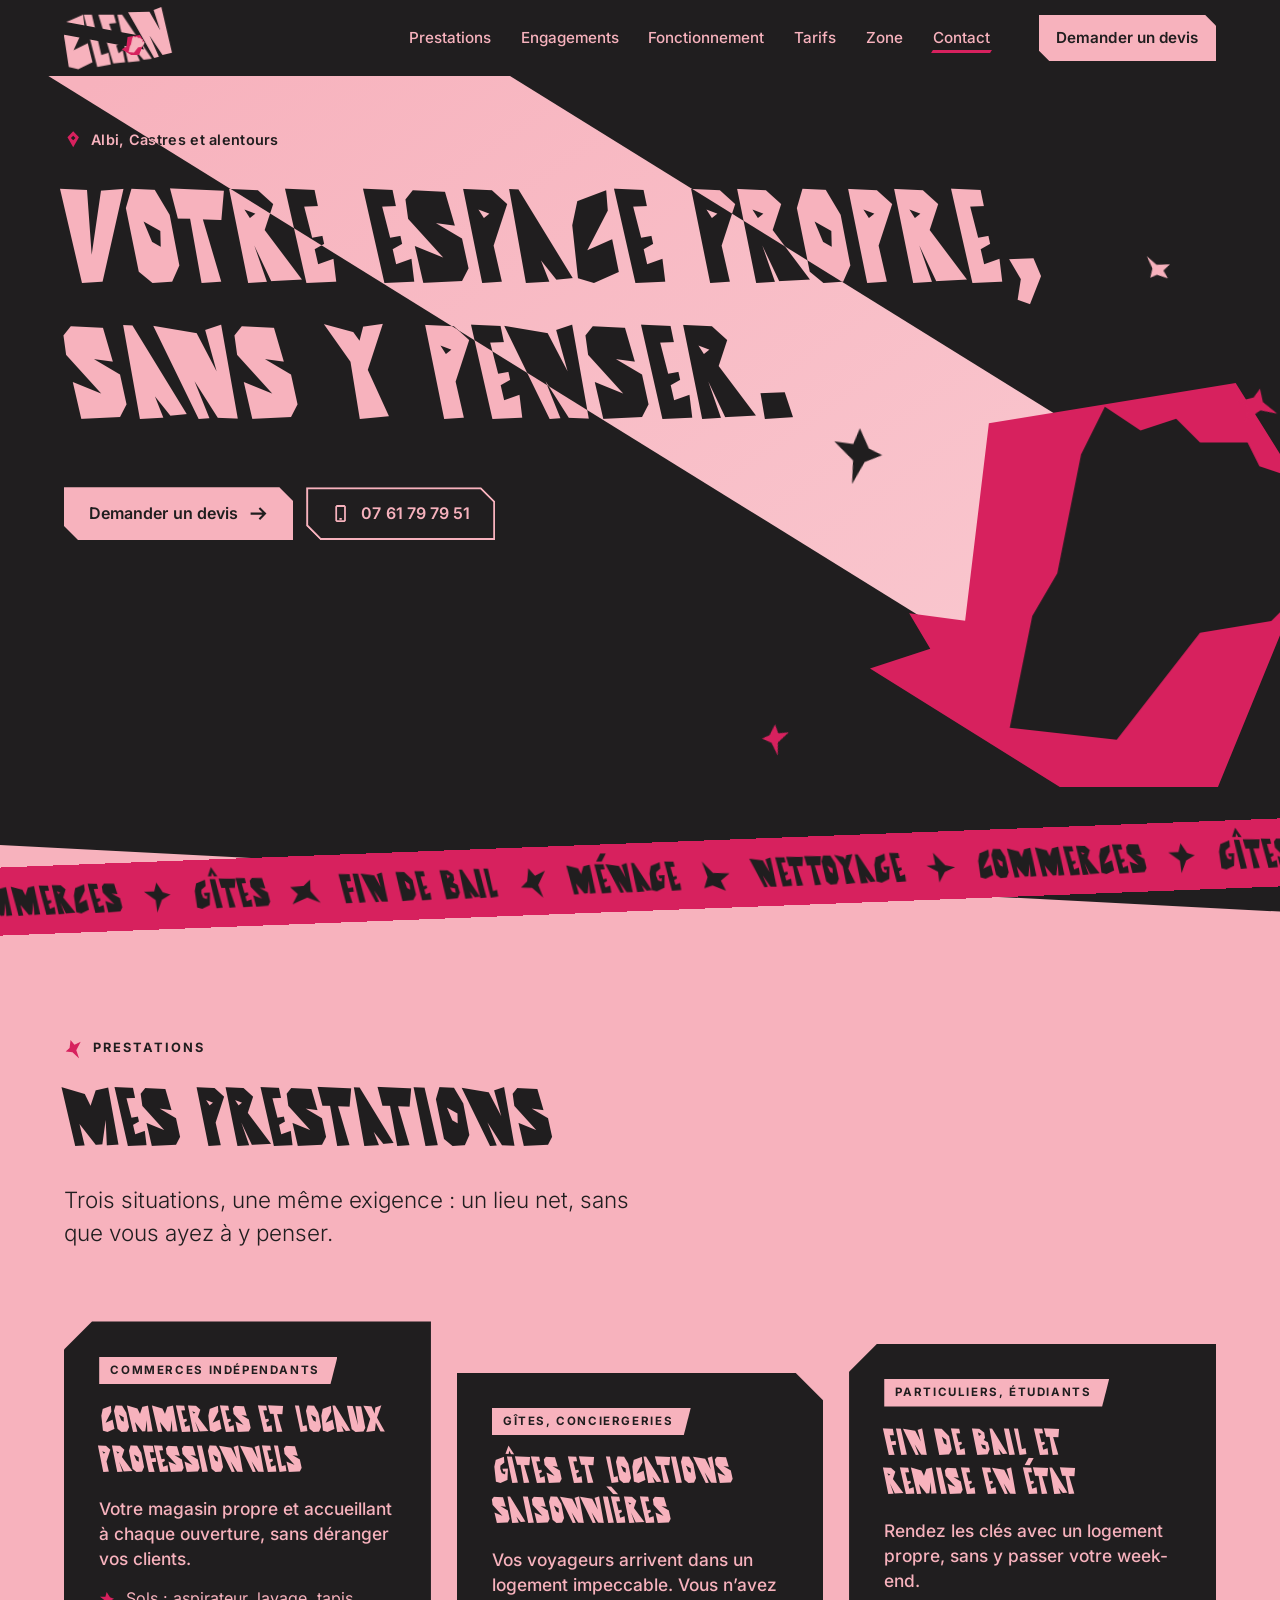
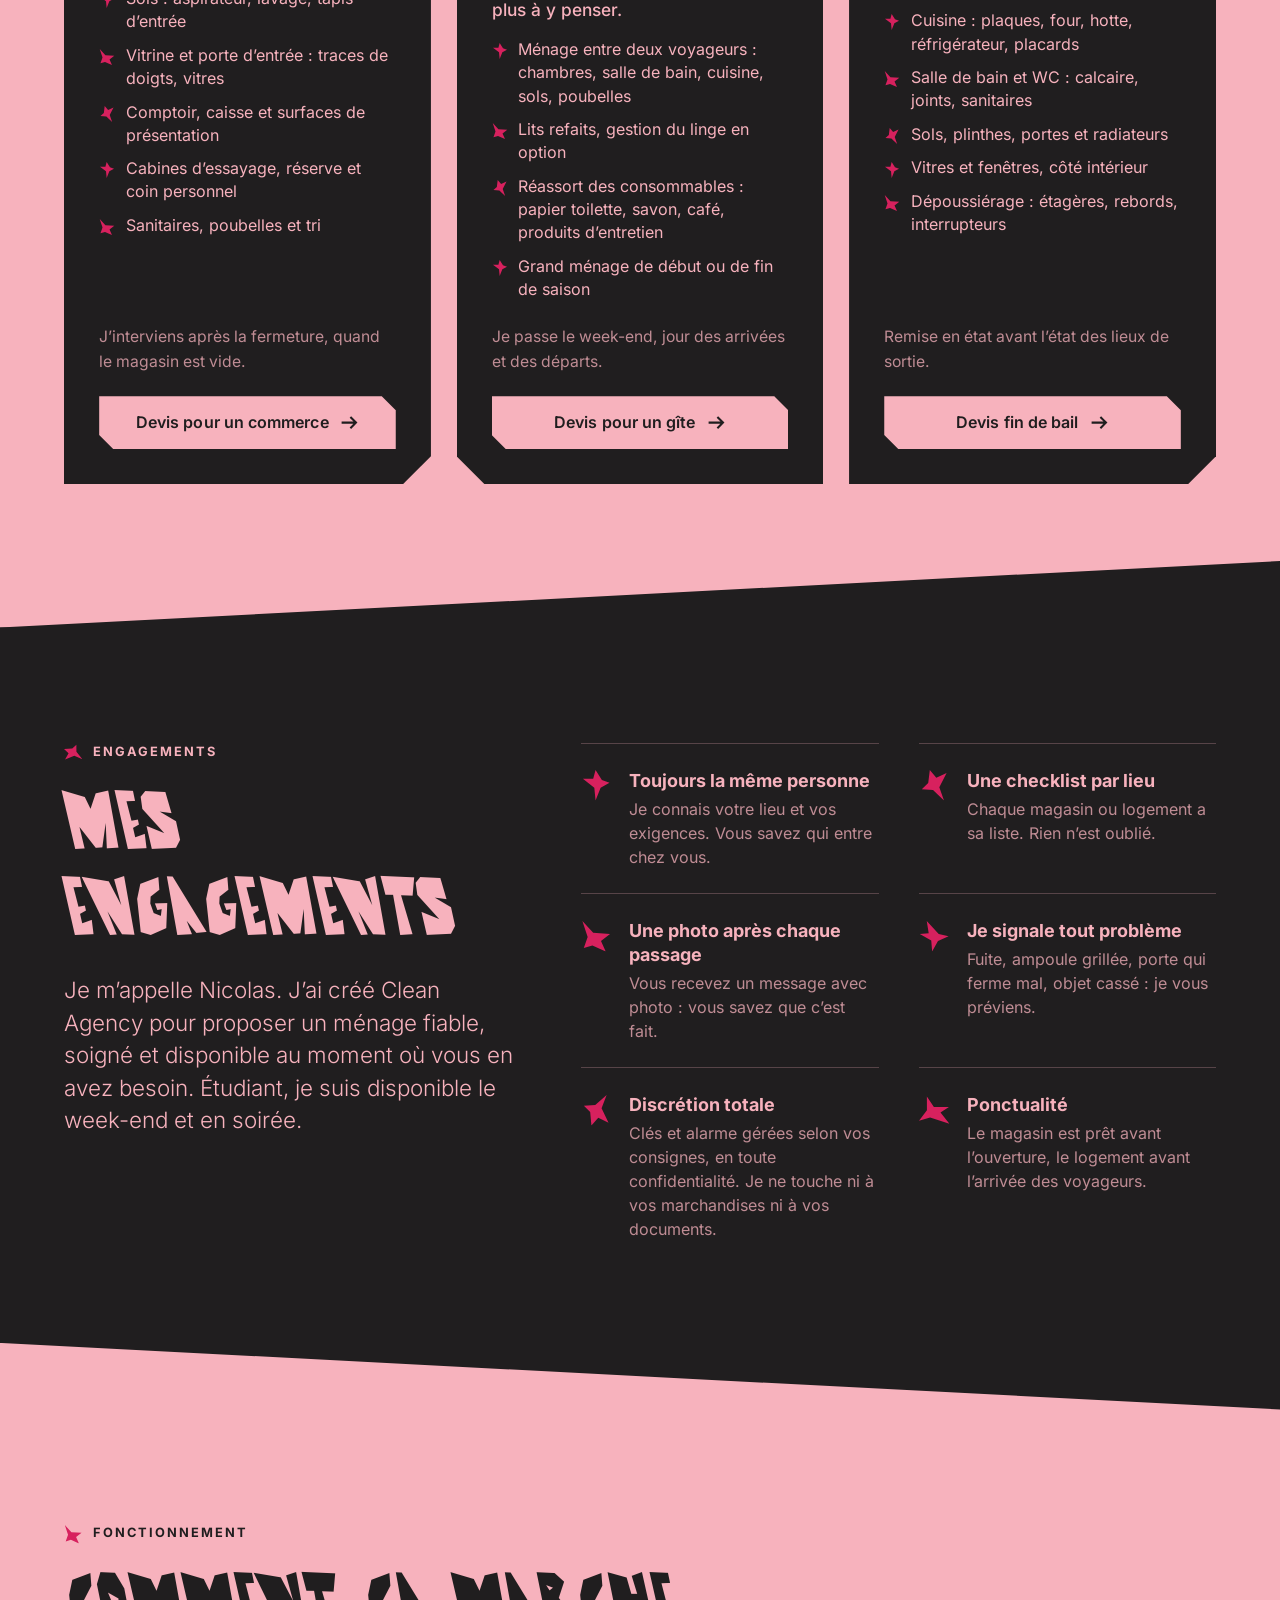
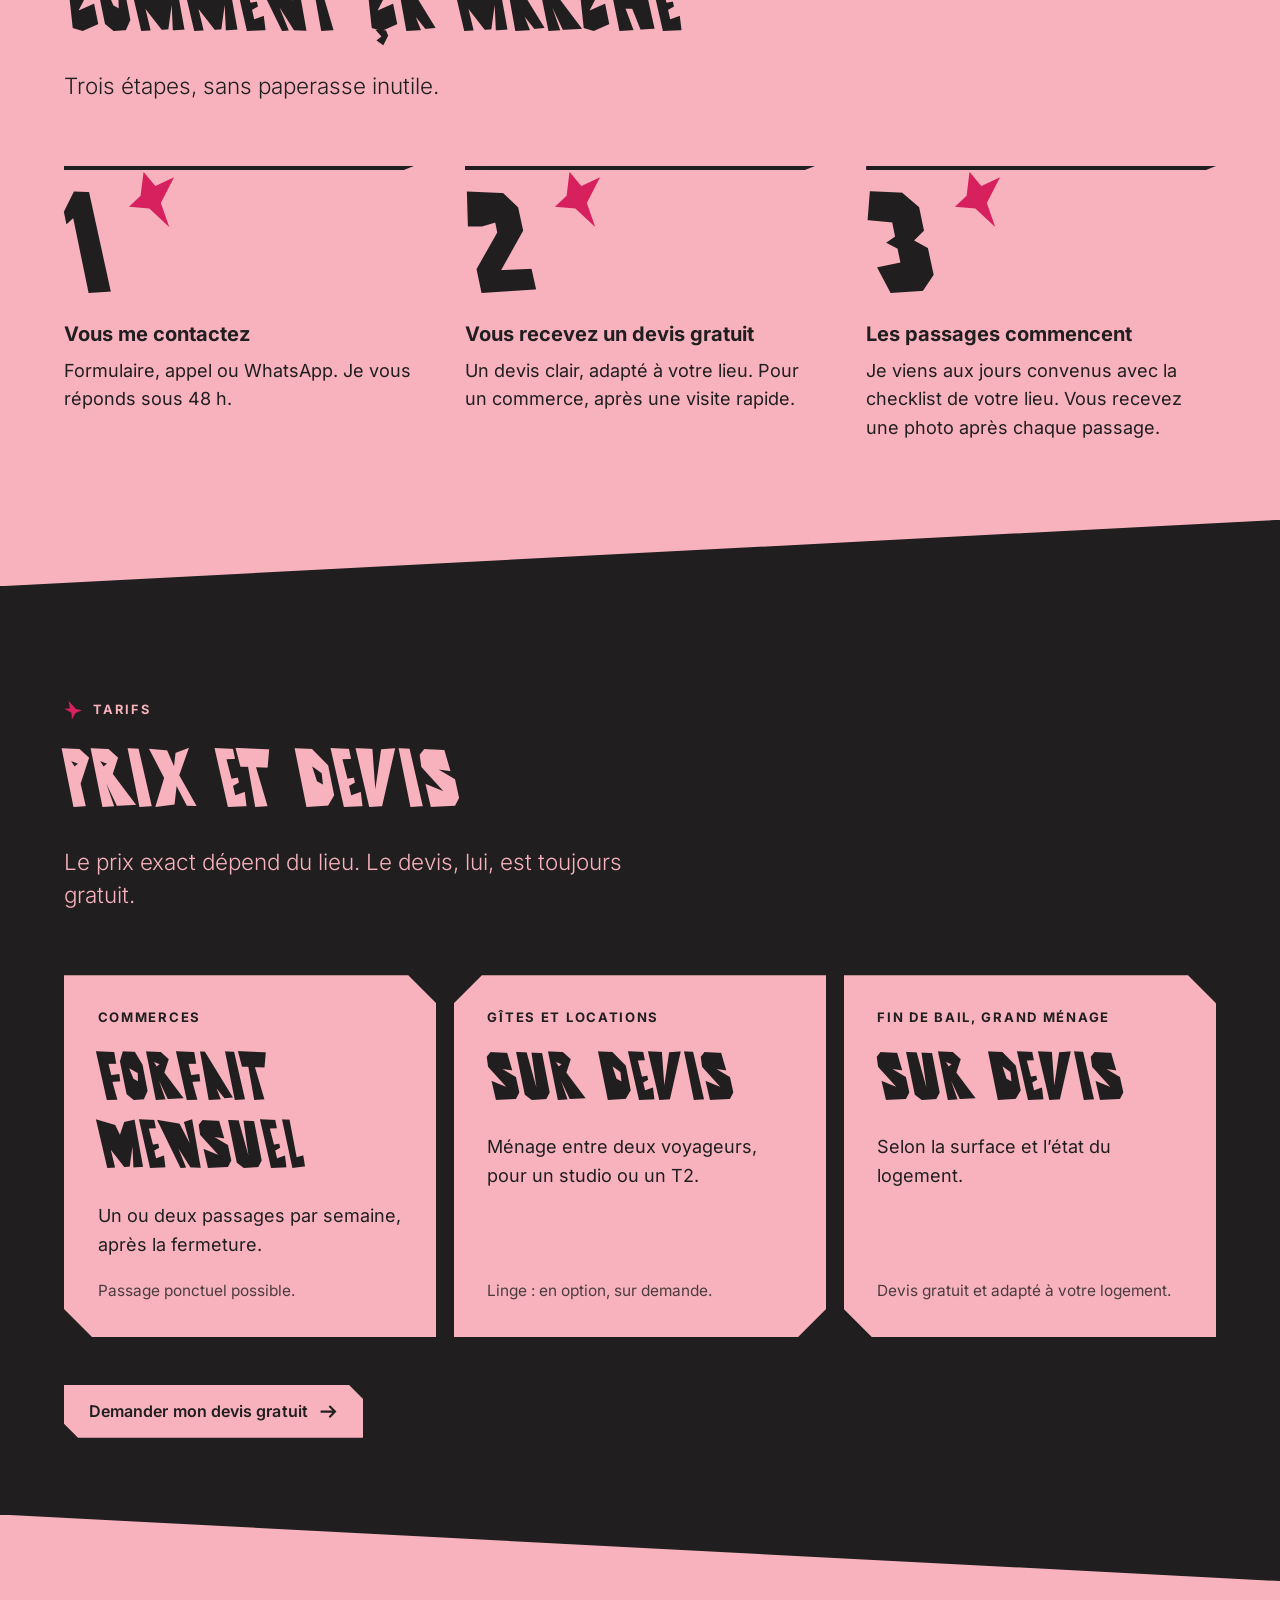
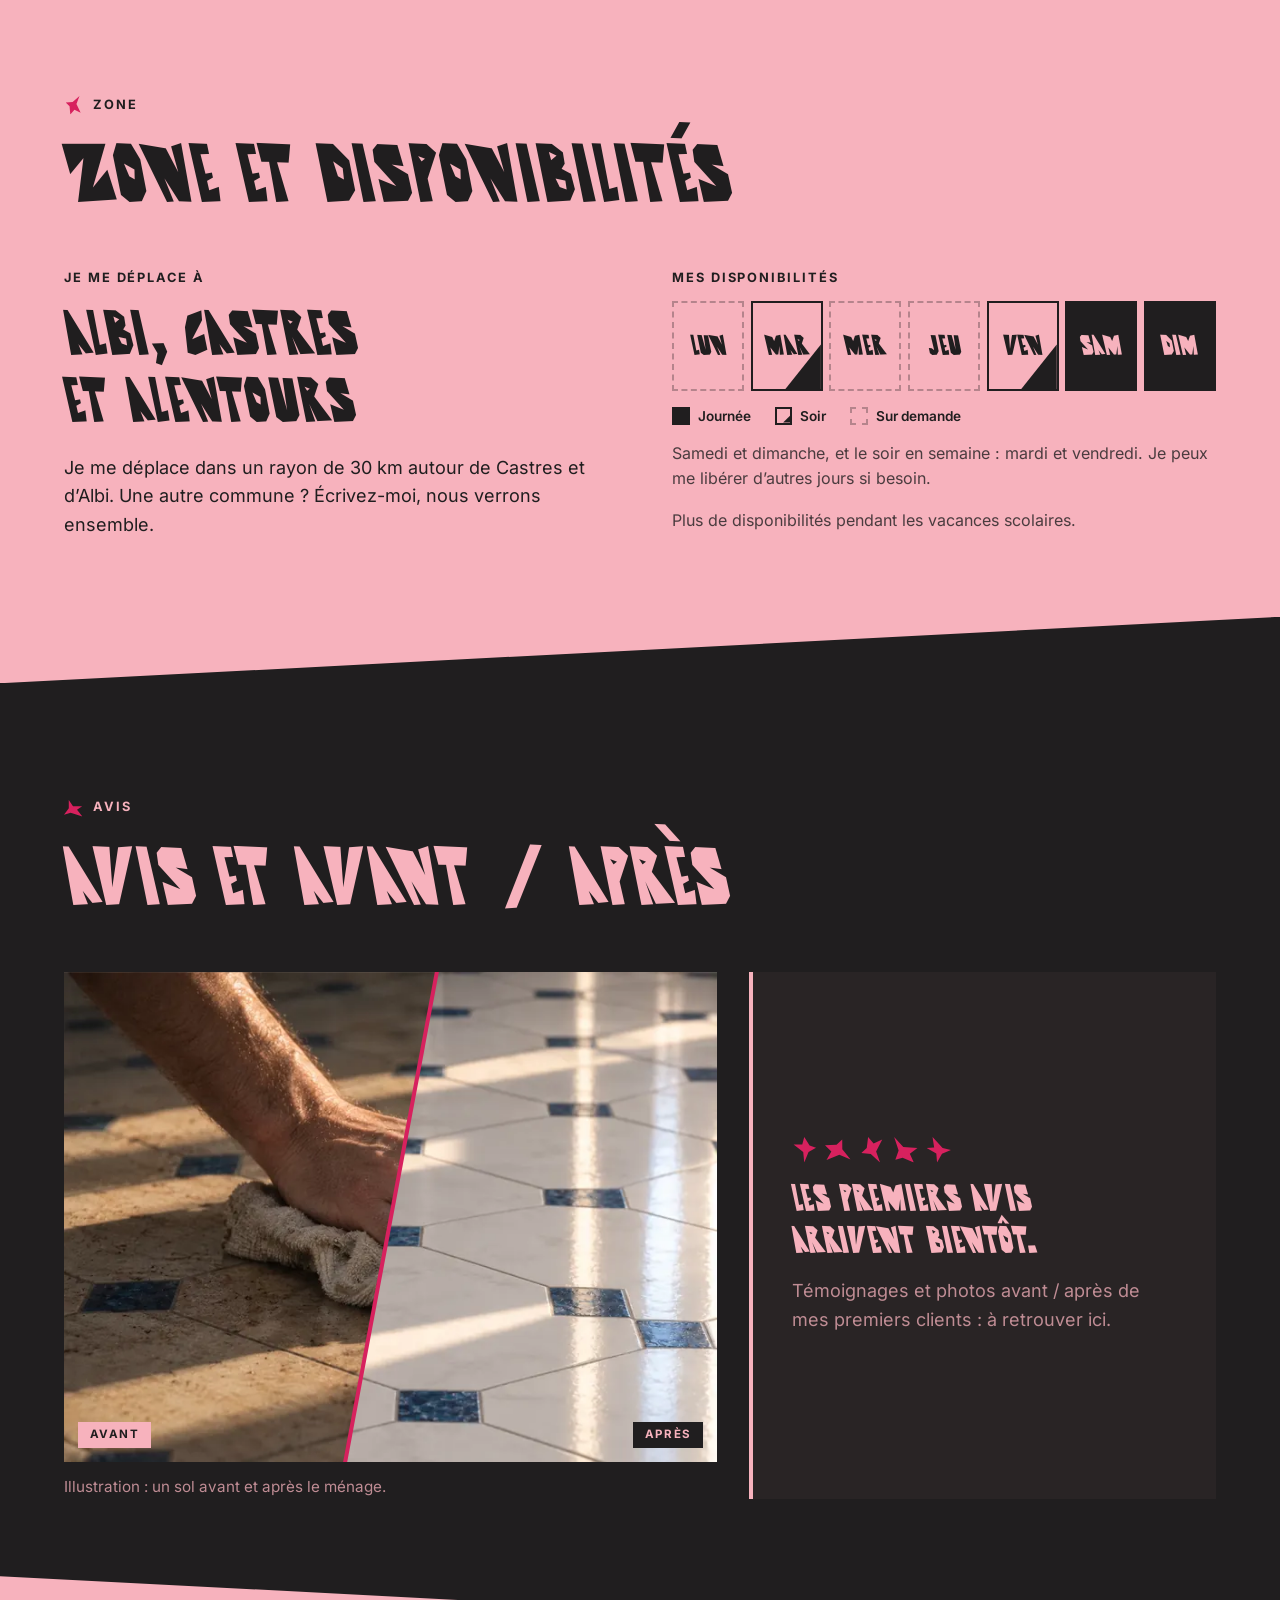
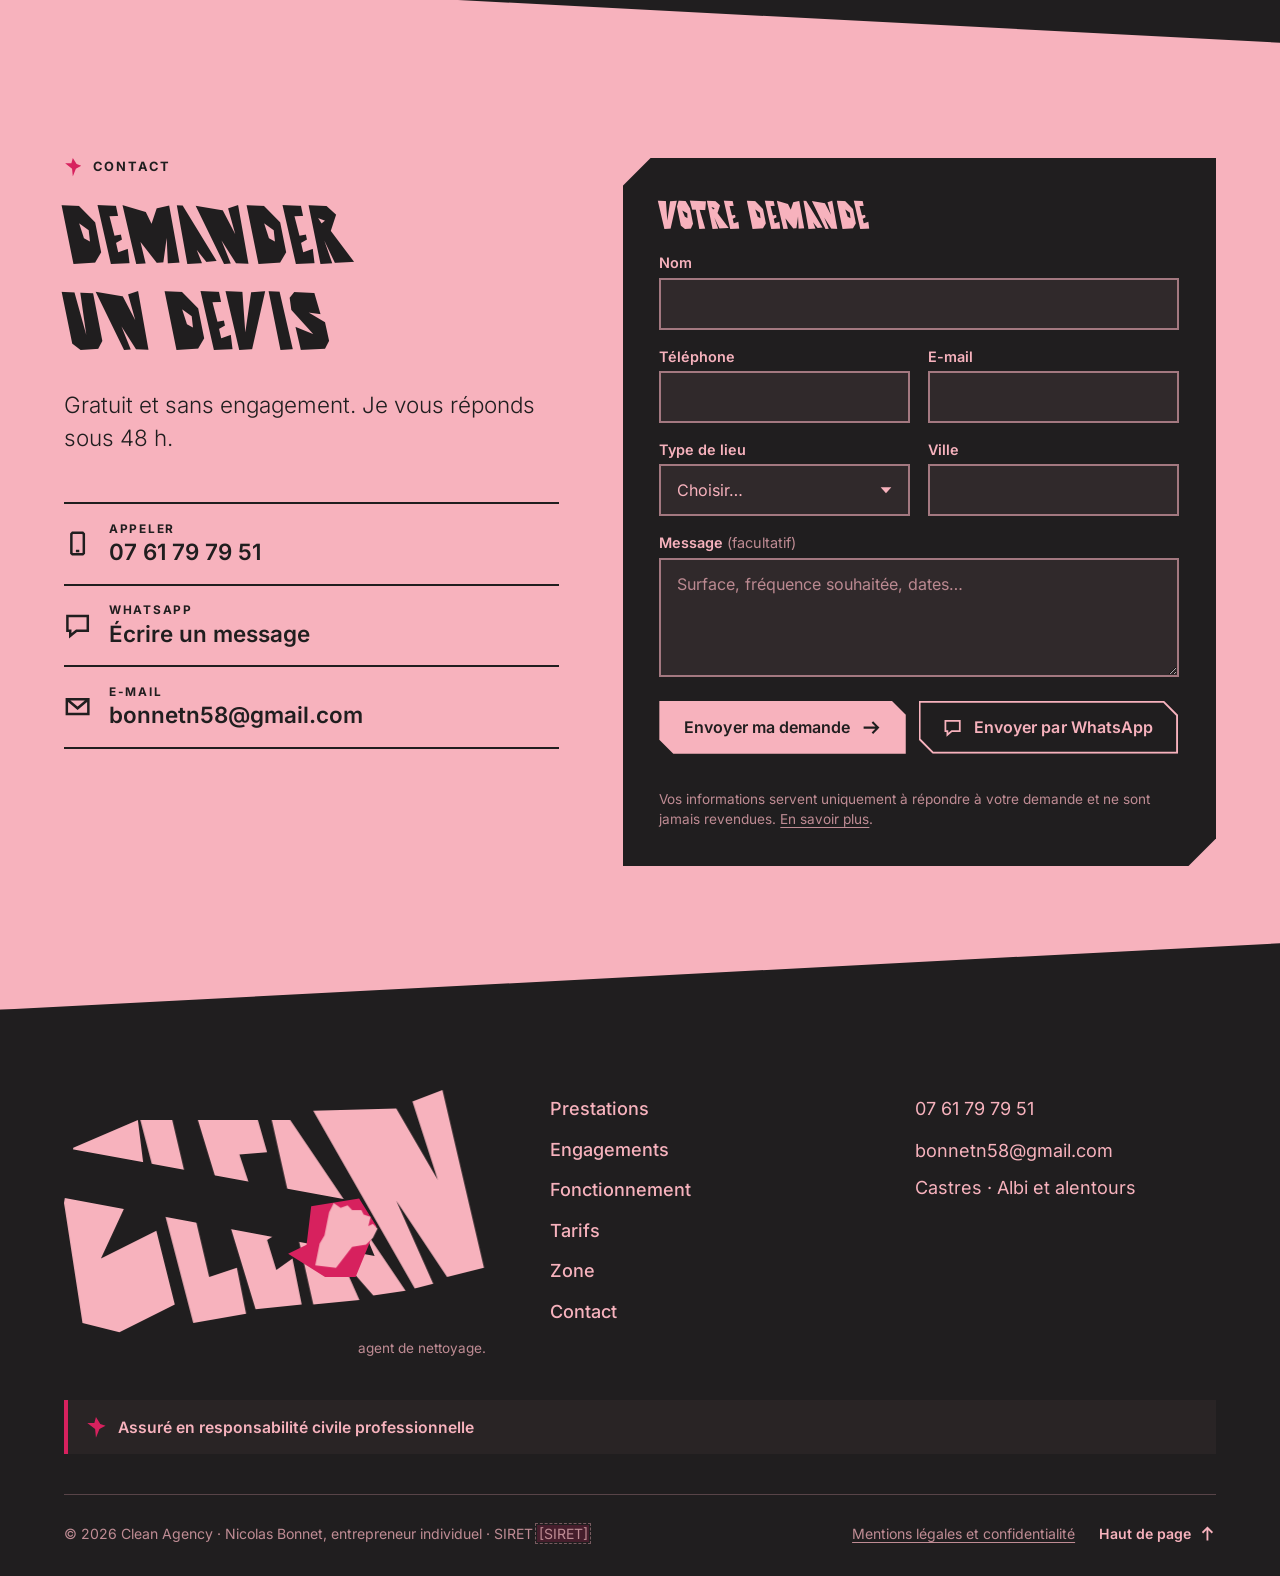
<file: index.html>
<!doctype html>
<html lang="fr">
<head>
<meta charset="utf-8">
<meta name="viewport" content="width=device-width, initial-scale=1, viewport-fit=cover">
<title>Nettoyage de commerces, ménage de gîtes – Castres, Albi | Clean Agency</title>
<meta name="description" content="Nettoyage de commerces, ménage de gîtes et fin de bail à Castres et Albi (Tarn). Toujours la même personne, photo après chaque passage. Devis gratuit.">
<meta name="theme-color" content="#201E1F">
<link rel="canonical" href="https://cleanagency.fr/">
<!-- TEMPORAIRE (phase de test, adresse github.io) : retirer la ligne « noindex » au lancement, sinon Google ignorera le site -->
<meta name="robots" content="noindex, nofollow">

<!-- Partage (réseaux, messageries) -->
<meta property="og:type" content="website">
<meta property="og:locale" content="fr_FR">
<meta property="og:site_name" content="Clean Agency">
<meta property="og:title" content="Clean Agency – agent de nettoyage à Castres et Albi">
<meta property="og:description" content="Votre espace propre, sans y penser. Nettoyage de commerces, ménage de gîtes et fin de bail. Devis gratuit.">
<meta property="og:url" content="https://cleanagency.fr/">
<meta property="og:image" content="https://cleanagency.fr/assets/img/og-image.png">
<meta property="og:image:width" content="1200">
<meta property="og:image:height" content="630">
<meta property="og:image:alt" content="Logo Clean Agency, agent de nettoyage, en lettres de papier découpé sur fond rose">
<meta name="twitter:card" content="summary_large_image">

<link rel="icon" href="favicon.svg" type="image/svg+xml">
<link rel="icon" href="favicon.ico" sizes="32x32">
<link rel="apple-touch-icon" href="apple-touch-icon.png">

<link rel="preload" href="assets/fonts/CLEAN-Regular.woff2" as="font" type="font/woff2" crossorigin>
<link rel="preload" href="assets/fonts/Inter-Variable.woff2" as="font" type="font/woff2" crossorigin>
<link rel="stylesheet" href="css/style.css">

<!-- Active les états de départ des animations. Si main.js ne répond pas en 4 s, tout s'affiche quand même.
     Ajouter ?sans-animation à l'adresse affiche la page directement dans son état final. -->
<script>
document.documentElement.classList.add('js');
if (/[?&]sans-animation/.test(location.search)) document.documentElement.classList.add('sans-anim');
setTimeout(function () { if (!window.__cleanOk) document.documentElement.classList.add('sans-anim'); }, 4000);
</script>

<!-- Données structurées : entreprise locale. Les champs entre [crochets] sont à compléter (voir A-COMPLETER.md). -->
<script type="application/ld+json">
{
  "@context": "https://schema.org",
  "@type": "LocalBusiness",
  "@id": "https://cleanagency.fr/#entreprise",
  "name": "Clean Agency",
  "alternateName": "Clean Agency – agent de nettoyage",
  "description": "Nettoyage de commerces et de locaux professionnels, ménage de gîtes et locations saisonnières, ménage de fin de bail à Castres, Albi et alentours, dans le Tarn.",
  "url": "https://cleanagency.fr/",
  "image": "https://cleanagency.fr/assets/img/og-image.png",
  "telephone": "+33761797951",
  "email": "bonnetn58@gmail.com",
  "founder": { "@type": "Person", "name": "Nicolas Bonnet" },
  "address": {
    "@type": "PostalAddress",
    "addressLocality": "Castres",
    "postalCode": "81100",
    "addressRegion": "Occitanie",
    "addressCountry": "FR"
  },
  "areaServed": [
    { "@type": "City", "name": "Castres" },
    { "@type": "City", "name": "Albi" },
    { "@type": "AdministrativeArea", "name": "Tarn" }
  ],
  "knowsAbout": ["nettoyage", "ménage", "nettoyage de commerces", "nettoyage de locaux professionnels", "ménage de gîtes", "ménage entre deux locations", "ménage de fin de bail"],
  "makesOffer": [
    { "@type": "Offer", "itemOffered": { "@type": "Service", "name": "Nettoyage de commerces et locaux professionnels", "serviceType": "Entretien après fermeture" } },
    { "@type": "Offer", "itemOffered": { "@type": "Service", "name": "Ménage de gîtes et locations saisonnières", "serviceType": "Ménage entre deux voyageurs" } },
    { "@type": "Offer", "itemOffered": { "@type": "Service", "name": "Ménage de fin de bail et remise en état", "serviceType": "Ménage de fin de bail" } }
  ]
}
</script>
</head>

<body>
<a class="evitement" href="#contenu">Aller au contenu</a>

<!-- ============ Symboles réutilisables (étincelles, pictos, logo) ============ -->
<svg class="sprite" xmlns="http://www.w3.org/2000/svg" aria-hidden="true" focusable="false">
  <defs>
    <!-- Étincelles : formes relevées dans la charte graphique -->
    <symbol id="e1" viewBox="-50 -50 100 100"><path d="M-9.9 -20.8L-2.1 -50L18.7 -16.7L43.8 -8.3L14.6 8.3L-2.1 50L-6.2 8.3L-43.8 -20.8Z"/></symbol>
    <symbol id="e2" viewBox="-50 -50 100 100"><path d="M-47.4 -7.2L-18.1 -9.4L-24.5 -50L14.9 -6.9L47.4 0.5L12.5 15.7L-6.8 50L-9.7 14.3Z"/></symbol>
    <symbol id="e3" viewBox="-50 -50 100 100"><path d="M7 -24.5L-14.4 -50L-19.7 -7L-40.8 13L-3.9 16.1L32.2 50L16.9 6.4L40.8 -40.2Z"/></symbol>
    <symbol id="e4" viewBox="-50 -50 100 100"><path d="M15.8 15.6L31.3 50L-12.5 30.7L-40.8 39.2L-28.1 2.9L-45.5 -50L-9.8 -11.1L45.5 -7.2Z"/></symbol>
    <symbol id="e5" viewBox="-50 -50 100 100"><path d="M6.8 24.7L-15.7 50L-19.8 6.2L-40.6 -14.6L-3.1 -16.7L34.4 -50L17.7 -6.2L40.6 41.7Z"/></symbol>
    <symbol id="e6" viewBox="-50 -50 100 100"><path d="M-25.2 6.4L-50 -17.7L-5 -19.9L17.3 -40.3L17.6 -1.8L50 38.1L6 19L-44.1 40.3Z"/></symbol>
    <symbol id="e7" viewBox="-50 -50 100 100"><path d="M48.6 -10.8L20.8 7.9L50 44.7L-13.5 24.1L-50 35.1L-23.9 0.3L-24.1 -44.7L-1 -10.8Z"/></symbol>

    <!-- Pictos à angles vifs, comme les lettres -->
    <symbol id="i-fleche" viewBox="0 0 24 24"><path d="M2 12h18M13 5l7 7-7 7" fill="none" stroke="currentColor" stroke-width="2.6" stroke-linejoin="miter" stroke-linecap="butt"/></symbol>
    <symbol id="i-bas" viewBox="0 0 24 24"><path d="M12 2v18M5 13l7 7 7-7" fill="none" stroke="currentColor" stroke-width="2.6" stroke-linejoin="miter" stroke-linecap="butt"/></symbol>
    <symbol id="i-haut" viewBox="0 0 24 24"><path d="M12 22V4M5 11l7-7 7 7" fill="none" stroke="currentColor" stroke-width="2.6" stroke-linejoin="miter" stroke-linecap="butt"/></symbol>
    <symbol id="i-tel" viewBox="0 0 24 24"><path d="M7.5 2.5h9l1 1v17l-1 1h-9l-1-1v-17zM10.5 18.5h3" fill="none" stroke="currentColor" stroke-width="2.2" stroke-linejoin="miter"/></symbol>
    <symbol id="i-mail" viewBox="0 0 24 24"><path d="M2.5 5.5h19v13h-19zM2.5 5.5l9.5 8 9.5-8" fill="none" stroke="currentColor" stroke-width="2.2" stroke-linejoin="miter"/></symbol>
    <symbol id="i-bulle" viewBox="0 0 24 24"><path d="M3 3.5h18v13H11l-5.5 4.5v-4.5H3z" fill="none" stroke="currentColor" stroke-width="2.2" stroke-linejoin="miter"/></symbol>
    <symbol id="i-epingle" viewBox="0 0 24 24"><path d="M12 1.5l7.5 8-7.5 13-7.5-13zM12 7.5l3 3-3 3-3-3z" fill="currentColor" fill-rule="evenodd"/></symbol>

  </defs>
</svg>

<!-- ============ En-tête ============ -->
<header class="entete" id="entete">
  <div class="entete__interne">
    <a class="logo logo-anim" href="#haut" aria-label="Clean Agency, agent de nettoyage – haut de page">
      <svg class="logo__lettres-svg" viewBox="0 0 182 105" aria-hidden="true" focusable="false">
      <path class="lettre l-c" d="M32 13L34.5 33L16 73.01L40 61.01L48 93L24 105.01L8 101L0 49L4 25.01Z"/>
      <path class="lettre l-l" d="M33.08 13L46.92 13L62.92 81L74.92 77L78.92 97L56 101.01Z"/>
      <path class="lettre l-e" d="M83 95L58 13.01L84 13.01L88 27.01L76 28L80.34 41.01L85 55L94 53.01L96 60L88 65.01L92 78.01L99 73L103 93Z"/>
      <path class="lettre l-a" d="M134 89L120 73L128 91L108 93L90 13L98 13L148 87Z"/>
      <path class="lettre l-n" d="M152 86L108 9.01L144 8L162 39.01L151 5L164 0L182 77.01L166 81.01L144 48L160 84Z"/>
    </svg>
    <svg class="logo__geste-svg" viewBox="0 0 182 105" aria-hidden="true" focusable="false">
      <g class="logo__geste">
        <path class="logo__chiffon" d="M97.12 71.01L105.12 67.01L107.12 50.4L127.88 47.01L135.38 59.01L126.38 81.01L113.12 81.01Z"/>
        <path class="logo__main" d="M108.88 76.01L110.77 66.59L112.88 63.01L114.88 53.01L116.88 49.01L119.88 51.01L122.88 50.01L124.88 52.01L128.88 52.01L129.88 54.01L132.88 55.01L131.88 59.01L133.88 58.01L135.88 60.01L133.88 64.01L130.88 67.01L124.88 68.01L117.88 77.01Z"/>
      </g>
    </svg>
    </a>

    <nav class="nav" aria-label="Navigation principale">
      <a class="nav__lien" href="#prestations">Prestations</a>
      <a class="nav__lien" href="#engagements">Engagements</a>
      <a class="nav__lien" href="#fonctionnement">Fonctionnement</a>
      <a class="nav__lien" href="#tarifs">Tarifs</a>
      <a class="nav__lien" href="#zone">Zone</a>
      <a class="nav__lien" href="#contact">Contact</a>
    </nav>

    <div class="entete__actions">
      <a class="bouton bouton--rose bouton--petit" href="#contact">
        <span class="txt-long">Demander un devis</span><span class="txt-court">Devis gratuit</span>
      </a>
      <button class="burger" type="button" aria-expanded="false" aria-controls="menu">
        <span class="sr-only">Menu</span>
        <span class="burger__barres" aria-hidden="true"></span>
      </button>
    </div>
  </div>
</header>

<!-- Menu plein écran (mobile) -->
<div class="menu" id="menu" inert>
  <div class="menu__interne">
    <nav class="menu__nav" aria-label="Menu">
      <a class="menu__lien" href="#prestations"><span class="menu__num" aria-hidden="true">01</span>Prestations</a>
      <a class="menu__lien" href="#engagements"><span class="menu__num" aria-hidden="true">02</span>Engagements</a>
      <a class="menu__lien" href="#fonctionnement"><span class="menu__num" aria-hidden="true">03</span>Fonctionnement</a>
      <a class="menu__lien" href="#tarifs"><span class="menu__num" aria-hidden="true">04</span>Tarifs</a>
      <a class="menu__lien" href="#zone"><span class="menu__num" aria-hidden="true">05</span>Zone</a>
      <a class="menu__lien" href="#contact"><span class="menu__num" aria-hidden="true">06</span>Contact</a>
    </nav>
    <div class="menu__pied">
      <a class="menu__tel" href="tel:+33761797951">07&nbsp;61&nbsp;79&nbsp;79&nbsp;51</a>
      <a class="menu__mail" href="mailto:bonnetn58@gmail.com">bonnetn58@gmail.com</a>
    </div>
  </div>
</div>

<main id="contenu">

  <!-- ============ 1. Hero ============ -->
  <section class="hero" id="haut" aria-labelledby="titre-hero">
    <div class="hero__fond" aria-hidden="true">
      <div class="hero__faisceau"></div>
      <div class="hero__mascotte">
        <div class="hero__geste">
          <svg class="hero__chiffon-main" viewBox="0 0 83.99 73.69" focusable="false">
            <path class="chiffon" d="M0 52.02L10.98 48.43L7.14 41.95L17.34 43.35L21.67 7.35L66.65 0L82.9 26.01L63.4 73.69L34.68 73.69Z"/>
            <path class="main" d="M25.47 62.85L29.58 42.45L34.14 34.68L38.47 13L42.81 4.33L49.31 8.67L55.81 6.5L60.15 10.84L68.81 10.84L70.98 15.17L77.48 17.34L75.32 26.01L79.65 23.84L83.99 28.18L79.65 36.85L73.15 43.35L60.15 45.51L44.97 65.02Z"/>
          </svg>
        </div>
        <svg class="etincelle hero__e hero__e--1" focusable="false" data-parallaxe="0.14"><use href="#e1"/></svg>
        <svg class="etincelle hero__e hero__e--2" focusable="false" data-parallaxe="0.24"><use href="#e6"/></svg>
        <svg class="etincelle hero__e hero__e--3" focusable="false" data-parallaxe="0.1"><use href="#e3"/></svg>
        <svg class="etincelle hero__e hero__e--4" focusable="false" data-parallaxe="0.05"><use href="#e4"/></svg>
      </div>
    </div>

    <div class="hero__couche">
      <div class="hero__contenu">
        <p class="hero__zone">
          <svg class="icone" focusable="false"><use href="#i-epingle"/></svg>
          Albi, Castres et alentours
        </p>
        <h1 class="titre titre--hero hero__titre" id="titre-hero">Votre espace propre, sans y penser.</h1>
        <div class="hero__actions">
          <a class="bouton bouton--rose" href="#contact"><span>Demander un devis</span><svg class="icone" focusable="false"><use href="#i-fleche"/></svg></a>
          <a class="bouton bouton--contour" href="tel:+33761797951"><svg class="icone" focusable="false"><use href="#i-tel"/></svg><span><span class="sr-only">Appeler&nbsp;le&nbsp;</span>07&nbsp;61&nbsp;79&nbsp;79&nbsp;51</span></a>
        </div>
      </div>
    </div>
  </section>

  <!-- Bandeau en diagonale -->
  <div class="ticker" aria-hidden="true">
    <div class="ticker__piste">
      <ul class="ticker__groupe">
        <li>Commerces</li><li class="ticker__e"><svg focusable="false"><use href="#e1"/></svg></li>
        <li>Gîtes</li><li class="ticker__e"><svg focusable="false"><use href="#e6"/></svg></li>
        <li>Fin de bail</li><li class="ticker__e"><svg focusable="false"><use href="#e3"/></svg></li>
        <li>Ménage</li><li class="ticker__e"><svg focusable="false"><use href="#e4"/></svg></li>
        <li>Nettoyage</li><li class="ticker__e"><svg focusable="false"><use href="#e2"/></svg></li>
      </ul>
      <ul class="ticker__groupe">
        <li>Commerces</li><li class="ticker__e"><svg focusable="false"><use href="#e1"/></svg></li>
        <li>Gîtes</li><li class="ticker__e"><svg focusable="false"><use href="#e6"/></svg></li>
        <li>Fin de bail</li><li class="ticker__e"><svg focusable="false"><use href="#e3"/></svg></li>
        <li>Ménage</li><li class="ticker__e"><svg focusable="false"><use href="#e4"/></svg></li>
        <li>Nettoyage</li><li class="ticker__e"><svg focusable="false"><use href="#e2"/></svg></li>
      </ul>
    </div>
  </div>

  <!-- ============ 2. Prestations ============ -->
  <section class="section section--rose" id="prestations" aria-labelledby="titre-prestations">
    <div class="conteneur">
      <header class="tete-section">
        <p class="surtitre"><svg class="etincelle" focusable="false"><use href="#e3"/></svg>Prestations</p>
        <h2 class="titre titre--section" id="titre-prestations" data-apparition="coupe">Mes prestations</h2>
        <p class="intro" data-apparition>Trois situations, une même exigence : un lieu net, sans que vous ayez à y penser.</p>
      </header>

      <div class="prestations">
        <article class="prestation" data-apparition="carte">
          <p class="prestation__tag">Commerces indépendants</p>
          <h3 class="titre titre--carte">Commerces et locaux professionnels</h3>
          <p class="prestation__accroche">Votre magasin propre et accueillant à chaque ouverture, sans déranger vos clients.</p>
          <ul class="liste">
            <li>Sols : aspirateur, lavage, tapis d’entrée</li>
            <li>Vitrine et porte d’entrée : traces de doigts, vitres</li>
            <li>Comptoir, caisse et surfaces de présentation</li>
            <li>Cabines d’essayage, réserve et coin personnel</li>
            <li>Sanitaires, poubelles et tri</li>
          </ul>
          <p class="prestation__plus">J’interviens après la fermeture, quand le magasin est vide.</p>
          <a class="bouton bouton--rose" href="#contact" data-lieu="commerce"><span>Devis pour un commerce</span><svg class="icone" focusable="false"><use href="#i-fleche"/></svg></a>
        </article>

        <article class="prestation" data-apparition="carte">
          <p class="prestation__tag">Gîtes, conciergeries</p>
          <h3 class="titre titre--carte">Gîtes et locations saisonnières</h3>
          <p class="prestation__accroche">Vos voyageurs arrivent dans un logement impeccable. Vous n’avez plus à y penser.</p>
          <ul class="liste">
            <li>Ménage entre deux voyageurs : chambres, salle de bain, cuisine, sols, poubelles</li>
            <li>Lits refaits, gestion du linge en option</li>
            <li>Réassort des consommables : papier toilette, savon, café, produits d’entretien</li>
            <li>Grand ménage de début ou de fin de saison</li>
          </ul>
          <p class="prestation__plus">Je passe le week-end, jour des arrivées et des départs.</p>
          <a class="bouton bouton--rose" href="#contact" data-lieu="gite"><span>Devis pour un gîte</span><svg class="icone" focusable="false"><use href="#i-fleche"/></svg></a>
        </article>

        <article class="prestation" data-apparition="carte">
          <p class="prestation__tag">Particuliers, étudiants</p>
          <h3 class="titre titre--carte">Fin de bail et remise en état</h3>
          <p class="prestation__accroche">Rendez les clés avec un logement propre, sans y passer votre week-end.</p>
          <ul class="liste">
            <li>Cuisine : plaques, four, hotte, réfrigérateur, placards</li>
            <li>Salle de bain et WC : calcaire, joints, sanitaires</li>
            <li>Sols, plinthes, portes et radiateurs</li>
            <li>Vitres et fenêtres, côté intérieur</li>
            <li>Dépoussiérage : étagères, rebords, interrupteurs</li>
          </ul>
          <p class="prestation__plus">Remise en état avant l’état des lieux de sortie.</p>
          <a class="bouton bouton--rose" href="#contact" data-lieu="fin-de-bail"><span>Devis fin de bail</span><svg class="icone" focusable="false"><use href="#i-fleche"/></svg></a>
        </article>
      </div>
    </div>
  </section>

  <!-- ============ 3. Engagements ============ -->
  <section class="section section--encre" id="engagements" aria-labelledby="titre-engagements">
    <div class="conteneur engagements__grille">
      <header class="tete-section engagements__tete">
        <p class="surtitre"><svg class="etincelle" focusable="false"><use href="#e6"/></svg>Engagements</p>
        <h2 class="titre titre--section" id="titre-engagements" data-apparition="coupe">Mes engagements</h2>
        <p class="intro" data-apparition>Je m’appelle Nicolas. J’ai créé Clean Agency pour proposer un ménage fiable, soigné et disponible au moment où vous en avez besoin. Étudiant, je suis disponible le week-end et en soirée.</p>
      </header>

      <ul class="engagements">
        <li class="engagement" data-apparition>
          <svg class="etincelle engagement__icone" focusable="false"><use href="#e1"/></svg>
          <h3 class="engagement__titre">Toujours la même personne</h3>
          <p>Je connais votre lieu et vos exigences. Vous savez qui entre chez vous.</p>
        </li>
        <li class="engagement" data-apparition>
          <svg class="etincelle engagement__icone" focusable="false"><use href="#e3"/></svg>
          <h3 class="engagement__titre">Une checklist par lieu</h3>
          <p>Chaque magasin ou logement a sa liste. Rien n’est oublié.</p>
        </li>
        <li class="engagement" data-apparition>
          <svg class="etincelle engagement__icone" focusable="false"><use href="#e4"/></svg>
          <h3 class="engagement__titre">Une photo après chaque passage</h3>
          <p>Vous recevez un message avec photo : vous savez que c’est fait.</p>
        </li>
        <li class="engagement" data-apparition>
          <svg class="etincelle engagement__icone" focusable="false"><use href="#e2"/></svg>
          <h3 class="engagement__titre">Je signale tout problème</h3>
          <p>Fuite, ampoule grillée, porte qui ferme mal, objet cassé : je vous préviens.</p>
        </li>
        <li class="engagement" data-apparition>
          <svg class="etincelle engagement__icone" focusable="false"><use href="#e5"/></svg>
          <h3 class="engagement__titre">Discrétion totale</h3>
          <p>Clés et alarme gérées selon vos consignes, en toute confidentialité. Je ne touche ni à vos marchandises ni à vos documents.</p>
        </li>
        <li class="engagement" data-apparition>
          <svg class="etincelle engagement__icone" focusable="false"><use href="#e7"/></svg>
          <h3 class="engagement__titre">Ponctualité</h3>
          <p>Le magasin est prêt avant l’ouverture, le logement avant l’arrivée des voyageurs.</p>
        </li>
      </ul>
    </div>
  </section>

  <!-- ============ 4. Comment ça marche ============ -->
  <section class="section section--rose" id="fonctionnement" aria-labelledby="titre-fonctionnement">
    <div class="conteneur">
      <header class="tete-section">
        <p class="surtitre"><svg class="etincelle" focusable="false"><use href="#e4"/></svg>Fonctionnement</p>
        <h2 class="titre titre--section" id="titre-fonctionnement" data-apparition="coupe">Comment ça marche</h2>
        <p class="intro" data-apparition>Trois étapes, sans paperasse inutile.</p>
      </header>

      <ol class="etapes">
        <li class="etape" data-apparition="trait">
          <span class="etape__num" aria-hidden="true">1</span>
          <h3 class="etape__titre">Vous me contactez</h3>
          <p>Formulaire, appel ou WhatsApp. Je vous réponds sous 48&nbsp;h.</p>
        </li>
        <li class="etape" data-apparition="trait">
          <span class="etape__num" aria-hidden="true">2</span>
          <h3 class="etape__titre">Vous recevez un devis gratuit</h3>
          <p>Un devis clair, adapté à votre lieu. Pour un commerce, après une visite rapide.</p>
        </li>
        <li class="etape" data-apparition="trait">
          <span class="etape__num" aria-hidden="true">3</span>
          <h3 class="etape__titre">Les passages commencent</h3>
          <p>Je viens aux jours convenus avec la checklist de votre lieu. Vous recevez une photo après chaque passage.</p>
        </li>
      </ol>
    </div>
  </section>

  <!-- ============ 5. Prix et devis ============ -->
  <section class="section section--encre" id="tarifs" aria-labelledby="titre-tarifs">
    <div class="conteneur">
      <header class="tete-section">
        <p class="surtitre"><svg class="etincelle" focusable="false"><use href="#e2"/></svg>Tarifs</p>
        <h2 class="titre titre--section" id="titre-tarifs" data-apparition="coupe">Prix et devis</h2>
        <p class="intro" data-apparition>Le prix exact dépend du lieu. Le devis, lui, est toujours gratuit.</p>
      </header>

      <div class="tarifs">
        <article class="tarif" data-apparition="carte">
          <h3 class="tarif__lieu">Commerces</h3>
          <p class="tarif__prix"><span class="tarif__montant">forfait mensuel</span></p>
          <p>Un ou deux passages par semaine, après la fermeture.</p>
          <p class="tarif__option">Passage ponctuel possible.</p>
        </article>
        <article class="tarif" data-apparition="carte">
          <h3 class="tarif__lieu">Gîtes et locations</h3>
          <p class="tarif__prix"><span class="tarif__montant">sur devis</span></p>
          <p>Ménage entre deux voyageurs, pour un studio ou un T2.</p>
          <p class="tarif__option">Linge : en option, sur demande.</p>
        </article>
        <article class="tarif" data-apparition="carte">
          <h3 class="tarif__lieu">Fin de bail, grand ménage</h3>
          <p class="tarif__prix"><span class="tarif__montant">sur devis</span></p>
          <p>Selon la surface et l’état du logement.</p>
          <p class="tarif__option">Devis gratuit et adapté à votre logement.</p>
        </article>
      </div>

      <p class="tarifs__appel" data-apparition>
        <a class="bouton bouton--rose" href="#contact"><span>Demander mon devis gratuit</span><svg class="icone" focusable="false"><use href="#i-fleche"/></svg></a>
      </p>
    </div>
  </section>

  <!-- ============ 6. Zone et disponibilités ============ -->
  <section class="section section--rose" id="zone" aria-labelledby="titre-zone">
    <div class="conteneur">
      <header class="tete-section">
        <p class="surtitre"><svg class="etincelle" focusable="false"><use href="#e5"/></svg>Zone</p>
        <h2 class="titre titre--section" id="titre-zone" data-apparition="coupe">Zone et disponibilités</h2>
      </header>

      <div class="zone__grille">
        <div class="zone__lieux" data-apparition>
          <h3 class="zone__sous-titre">Je me déplace à</h3>
          <p class="zone__villes titre">Albi, Castres et alentours</p>
          <p>Je me déplace dans un rayon de 30&nbsp;km autour de Castres et d’Albi. Une autre commune ? Écrivez-moi, nous verrons ensemble.</p>
        </div>

        <div class="zone__dispos" data-apparition>
          <h3 class="zone__sous-titre">Mes disponibilités</h3>
          <ul class="semaine" aria-label="Disponibilités sur la semaine" data-apparition="groupe">
            <li class="jour"><span class="jour__nom" aria-hidden="true">Lun</span><span class="sr-only">Lundi : sur demande</span></li>
            <li class="jour jour--soir"><span class="jour__nom" aria-hidden="true">Mar</span><span class="sr-only">Mardi : le soir</span></li>
            <li class="jour"><span class="jour__nom" aria-hidden="true">Mer</span><span class="sr-only">Mercredi : sur demande</span></li>
            <li class="jour"><span class="jour__nom" aria-hidden="true">Jeu</span><span class="sr-only">Jeudi : sur demande</span></li>
            <li class="jour jour--soir"><span class="jour__nom" aria-hidden="true">Ven</span><span class="sr-only">Vendredi : le soir</span></li>
            <li class="jour jour--journee"><span class="jour__nom" aria-hidden="true">Sam</span><span class="sr-only">Samedi : toute la journée</span></li>
            <li class="jour jour--journee"><span class="jour__nom" aria-hidden="true">Dim</span><span class="sr-only">Dimanche : toute la journée</span></li>
          </ul>
          <ul class="legende" aria-hidden="true">
            <li><span class="pastille pastille--journee"></span>Journée</li>
            <li><span class="pastille pastille--soir"></span>Soir</li>
            <li><span class="pastille"></span>Sur demande</li>
          </ul>
          <p class="zone__note">Samedi et dimanche, et le soir en semaine : mardi et vendredi. Je peux me libérer d’autres jours si besoin.</p>
          <p class="zone__note">Plus de disponibilités pendant les vacances scolaires.</p>
        </div>
      </div>
    </div>
  </section>

  <!-- ============ 7. Avis et avant / après (à remplir plus tard) ============ -->
  <section class="section section--encre" id="avis" aria-labelledby="titre-avis">
    <div class="conteneur">
      <header class="tete-section">
        <p class="surtitre"><svg class="etincelle" focusable="false"><use href="#e7"/></svg>Avis</p>
        <h2 class="titre titre--section" id="titre-avis" data-apparition="coupe">Avis et avant / après</h2>
      </header>

      <div class="avis__grille">
        <!--
          AVANT / APRÈS — pour ajouter d’autres paires de photos :
          copiez tout le bloc <figure class="avap"> (une paire = un bloc), changez les deux images et leurs « alt »
          (décrivez la pièce), puis modifiez la légende.
          Photos : 1448 × 1086 px (format 4/3), WebP ou JPEG, moins de 150 Ko ; ajoutez une version de 720 px de large
          dans « srcset » pour les téléphones. L’image « avant » est celle de gauche, l’« après » celle de droite.
        -->
        <figure class="avap" data-avap data-apparition="carte">
          <div class="avap__scene">
            <img class="avap__photo avap__photo--apres" src="assets/img/apres.webp" srcset="assets/img/apres-720.webp 720w, assets/img/apres.webp 1448w" sizes="(min-width: 900px) 52vw, 92vw" width="1448" height="1086" alt="Sol en carrelage blanc et bleu, propre et brillant, après le ménage" loading="lazy" decoding="async">
            <img class="avap__photo avap__photo--avant" src="assets/img/avant.webp" srcset="assets/img/avant-720.webp 720w, assets/img/avant.webp 1448w" sizes="(min-width: 900px) 52vw, 92vw" width="1448" height="1086" alt="Le même sol, terne et sale, essuyé à la main avec un chiffon, avant le ménage" loading="lazy" decoding="async">
            <span class="avap__ligne" aria-hidden="true"></span>
            <span class="avap__etiquette avap__etiquette--avant" aria-hidden="true">Avant</span>
            <span class="avap__etiquette avap__etiquette--apres" aria-hidden="true">Après</span>
          </div>
          <input class="avap__curseur" type="range" min="0" max="100" value="50" aria-label="Comparer avant et après : déplacez pour révéler la photo">
          <figcaption class="avap__legende">Illustration : un sol avant et après le ménage.</figcaption>
        </figure>

        <!--
          AVIS CLIENTS — quand vous aurez de vrais avis, remplacez le bloc « avis-vide » par :
          <blockquote class="avis"><p>« Texte de l’avis. »</p><footer>Prénom, gîte à Albi</footer></blockquote>
        -->
        <div class="avis-vide" data-apparition="carte">
          <div class="avis-vide__etoiles" aria-hidden="true">
            <svg class="etincelle" focusable="false"><use href="#e1"/></svg>
            <svg class="etincelle" focusable="false"><use href="#e6"/></svg>
            <svg class="etincelle" focusable="false"><use href="#e3"/></svg>
            <svg class="etincelle" focusable="false"><use href="#e4"/></svg>
            <svg class="etincelle" focusable="false"><use href="#e2"/></svg>
          </div>
          <p class="avis-vide__titre titre">Les premiers avis arrivent bientôt.</p>
          <p>Témoignages et photos avant / après de mes premiers clients : à retrouver ici.</p>
        </div>
      </div>
    </div>
  </section>

  <!-- ============ 8. Contact ============ -->
  <section class="section section--rose contact" id="contact" aria-labelledby="titre-contact">
    <div class="conteneur contact__grille">
      <div class="contact__texte">
        <header class="tete-section">
          <p class="surtitre"><svg class="etincelle" focusable="false"><use href="#e1"/></svg>Contact</p>
          <h2 class="titre titre--section" id="titre-contact" data-apparition="coupe">Demander un devis</h2>
          <p class="intro" data-apparition>Gratuit et sans engagement. Je vous réponds sous 48&nbsp;h.</p>
        </header>

        <ul class="contact__liens">
          <li data-apparition>
            <a class="lien-contact" href="tel:+33761797951">
              <svg class="icone" focusable="false"><use href="#i-tel"/></svg>
              <span><small>Appeler</small>07&nbsp;61&nbsp;79&nbsp;79&nbsp;51</span>
            </a>
          </li>
          <li data-apparition>
            <a class="lien-contact" href="https://wa.me/33761797951?text=Bonjour%2C%20je%20souhaite%20un%20devis%20pour%20un%20m%C3%A9nage." target="_blank" rel="noopener">
              <svg class="icone" focusable="false"><use href="#i-bulle"/></svg>
              <span><small>WhatsApp</small>Écrire un message</span>
            </a>
          </li>
          <li data-apparition>
            <a class="lien-contact" href="mailto:bonnetn58@gmail.com">
              <svg class="icone" focusable="false"><use href="#i-mail"/></svg>
              <span><small>E-mail</small>bonnetn58@gmail.com</span>
            </a>
          </li>
        </ul>
      </div>

      <!--
        FORMULAIRE — sans serveur à gérer :
        - data-endpoint est l’adresse du formulaire Formspree : les demandes arrivent directement dans votre boîte mail.
        - Si data-endpoint est vide ou contient des [crochets], le bouton ouvre à la place le mail du visiteur avec sa demande déjà rédigée.
        - Pour changer de service (Formspree, Web3Forms…), collez la nouvelle adresse dans data-endpoint (voir README.md).
      -->
      <form class="formulaire" id="formulaire-devis" action="mailto:bonnetn58@gmail.com" method="post" enctype="text/plain" novalidate
            data-endpoint="https://formspree.io/f/mzeekygr" data-apparition="carte">
        <p class="formulaire__titre titre">Votre demande</p>

        <div class="champ">
          <label class="champ__etiquette" for="f-nom">Nom</label>
          <input class="champ__saisie" id="f-nom" name="nom" type="text" autocomplete="name" required>
        </div>
        <div class="champ-duo">
          <div class="champ">
            <label class="champ__etiquette" for="f-tel">Téléphone</label>
            <input class="champ__saisie" id="f-tel" name="telephone" type="tel" autocomplete="tel" inputmode="tel" required>
          </div>
          <div class="champ">
            <label class="champ__etiquette" for="f-mail">E-mail</label>
            <input class="champ__saisie" id="f-mail" name="email" type="email" autocomplete="email" required>
          </div>
        </div>
        <div class="champ-duo">
          <div class="champ">
            <label class="champ__etiquette" for="f-lieu">Type de lieu</label>
            <select class="champ__saisie" id="f-lieu" name="type_de_lieu" required>
              <option value="">Choisir…</option>
              <option value="commerce">Commerce ou local professionnel</option>
              <option value="gite">Gîte ou location saisonnière</option>
              <option value="conciergerie">Conciergerie, plusieurs logements</option>
              <option value="fin-de-bail">Fin de bail, logement</option>
              <option value="autre">Autre</option>
            </select>
          </div>
          <div class="champ">
            <label class="champ__etiquette" for="f-ville">Ville</label>
            <input class="champ__saisie" id="f-ville" name="ville" type="text" autocomplete="address-level2" required>
          </div>
        </div>
        <div class="champ">
          <label class="champ__etiquette" for="f-message">Message <span class="champ__facultatif">(facultatif)</span></label>
          <textarea class="champ__saisie" id="f-message" name="message" rows="4" placeholder="Surface, fréquence souhaitée, dates…"></textarea>
        </div>

        <!-- Piège à robots : doit rester vide -->
        <div class="piege" aria-hidden="true">
          <label>Ne pas remplir <input type="text" name="_gotcha" tabindex="-1" autocomplete="off"></label>
        </div>
        <input type="hidden" name="_subject" value="Demande de devis – cleanagency.fr">

        <div class="formulaire__actions">
          <button class="bouton bouton--rose" type="submit"><span>Envoyer ma demande</span><svg class="icone" focusable="false"><use href="#i-fleche"/></svg></button>
          <button class="bouton bouton--contour" type="button" data-whatsapp><svg class="icone" focusable="false"><use href="#i-bulle"/></svg><span>Envoyer par WhatsApp</span></button>
        </div>
        <p class="formulaire__etat" role="status" aria-live="polite"></p>
        <p class="formulaire__rgpd">Vos informations servent uniquement à répondre à votre demande et ne sont jamais revendues. <a href="mentions-legales.html#donnees">En savoir plus</a>.</p>
      </form>
    </div>
  </section>
</main>

<!-- ============ Pied de page ============ -->
<footer class="pied">
  <div class="pied__interne conteneur">
    <div class="pied__marque">
      <div class="pied__logo logo-anim" role="img" aria-label="Clean Agency">
    <svg class="logo__lettres-svg" viewBox="0 0 182 105" aria-hidden="true" focusable="false">
      <path class="lettre l-c" d="M32 13L34.5 33L16 73.01L40 61.01L48 93L24 105.01L8 101L0 49L4 25.01Z"/>
      <path class="lettre l-l" d="M33.08 13L46.92 13L62.92 81L74.92 77L78.92 97L56 101.01Z"/>
      <path class="lettre l-e" d="M83 95L58 13.01L84 13.01L88 27.01L76 28L80.34 41.01L85 55L94 53.01L96 60L88 65.01L92 78.01L99 73L103 93Z"/>
      <path class="lettre l-a" d="M134 89L120 73L128 91L108 93L90 13L98 13L148 87Z"/>
      <path class="lettre l-n" d="M152 86L108 9.01L144 8L162 39.01L151 5L164 0L182 77.01L166 81.01L144 48L160 84Z"/>
    </svg>
    <svg class="logo__geste-svg" viewBox="0 0 182 105" aria-hidden="true" focusable="false">
      <g class="logo__geste">
        <path class="logo__chiffon" d="M97.12 71.01L105.12 67.01L107.12 50.4L127.88 47.01L135.38 59.01L126.38 81.01L113.12 81.01Z"/>
        <path class="logo__main" d="M108.88 76.01L110.77 66.59L112.88 63.01L114.88 53.01L116.88 49.01L119.88 51.01L122.88 50.01L124.88 52.01L128.88 52.01L129.88 54.01L132.88 55.01L131.88 59.01L133.88 58.01L135.88 60.01L133.88 64.01L130.88 67.01L124.88 68.01L117.88 77.01Z"/>
      </g>
    </svg>
      </div>
      <p class="pied__slogan">agent de nettoyage.</p>
    </div>

    <nav class="pied__nav" aria-label="Pied de page">
      <a href="#prestations">Prestations</a>
      <a href="#engagements">Engagements</a>
      <a href="#fonctionnement">Fonctionnement</a>
      <a href="#tarifs">Tarifs</a>
      <a href="#zone">Zone</a>
      <a href="#contact">Contact</a>
    </nav>

    <address class="pied__contact">
      <a href="tel:+33761797951">07&nbsp;61&nbsp;79&nbsp;79&nbsp;51</a>
      <a href="mailto:bonnetn58@gmail.com">bonnetn58@gmail.com</a>
      <span>Castres · Albi et alentours</span>
    </address>

    <p class="pied__assurance"><svg class="etincelle" focusable="false"><use href="#e1"/></svg>Assuré en responsabilité civile professionnelle</p>

    <div class="pied__legal">
      <p>© <span data-annee>2026</span> Clean Agency · Nicolas Bonnet, entrepreneur individuel · SIRET <span class="todo">[SIRET]</span></p>
      <p><a href="mentions-legales.html">Mentions légales et confidentialité</a></p>
      <a class="pied__haut" href="#haut"><span>Haut de page</span><svg class="icone" focusable="false"><use href="#i-haut"/></svg></a>
    </div>
  </div>
</footer>

<!-- Barre d'actions fixe (mobile) -->
<div class="barre-mobile" aria-hidden="true">
  <a class="bouton bouton--contour bouton--petit" href="tel:+33761797951" tabindex="-1"><svg class="icone" focusable="false"><use href="#i-tel"/></svg><span>Appeler</span></a>
  <a class="bouton bouton--rose bouton--petit" href="#contact" tabindex="-1"><span>Devis gratuit</span><svg class="icone" focusable="false"><use href="#i-fleche"/></svg></a>
</div>

<script src="js/main.js" defer></script>
</body>
</html>
</file>
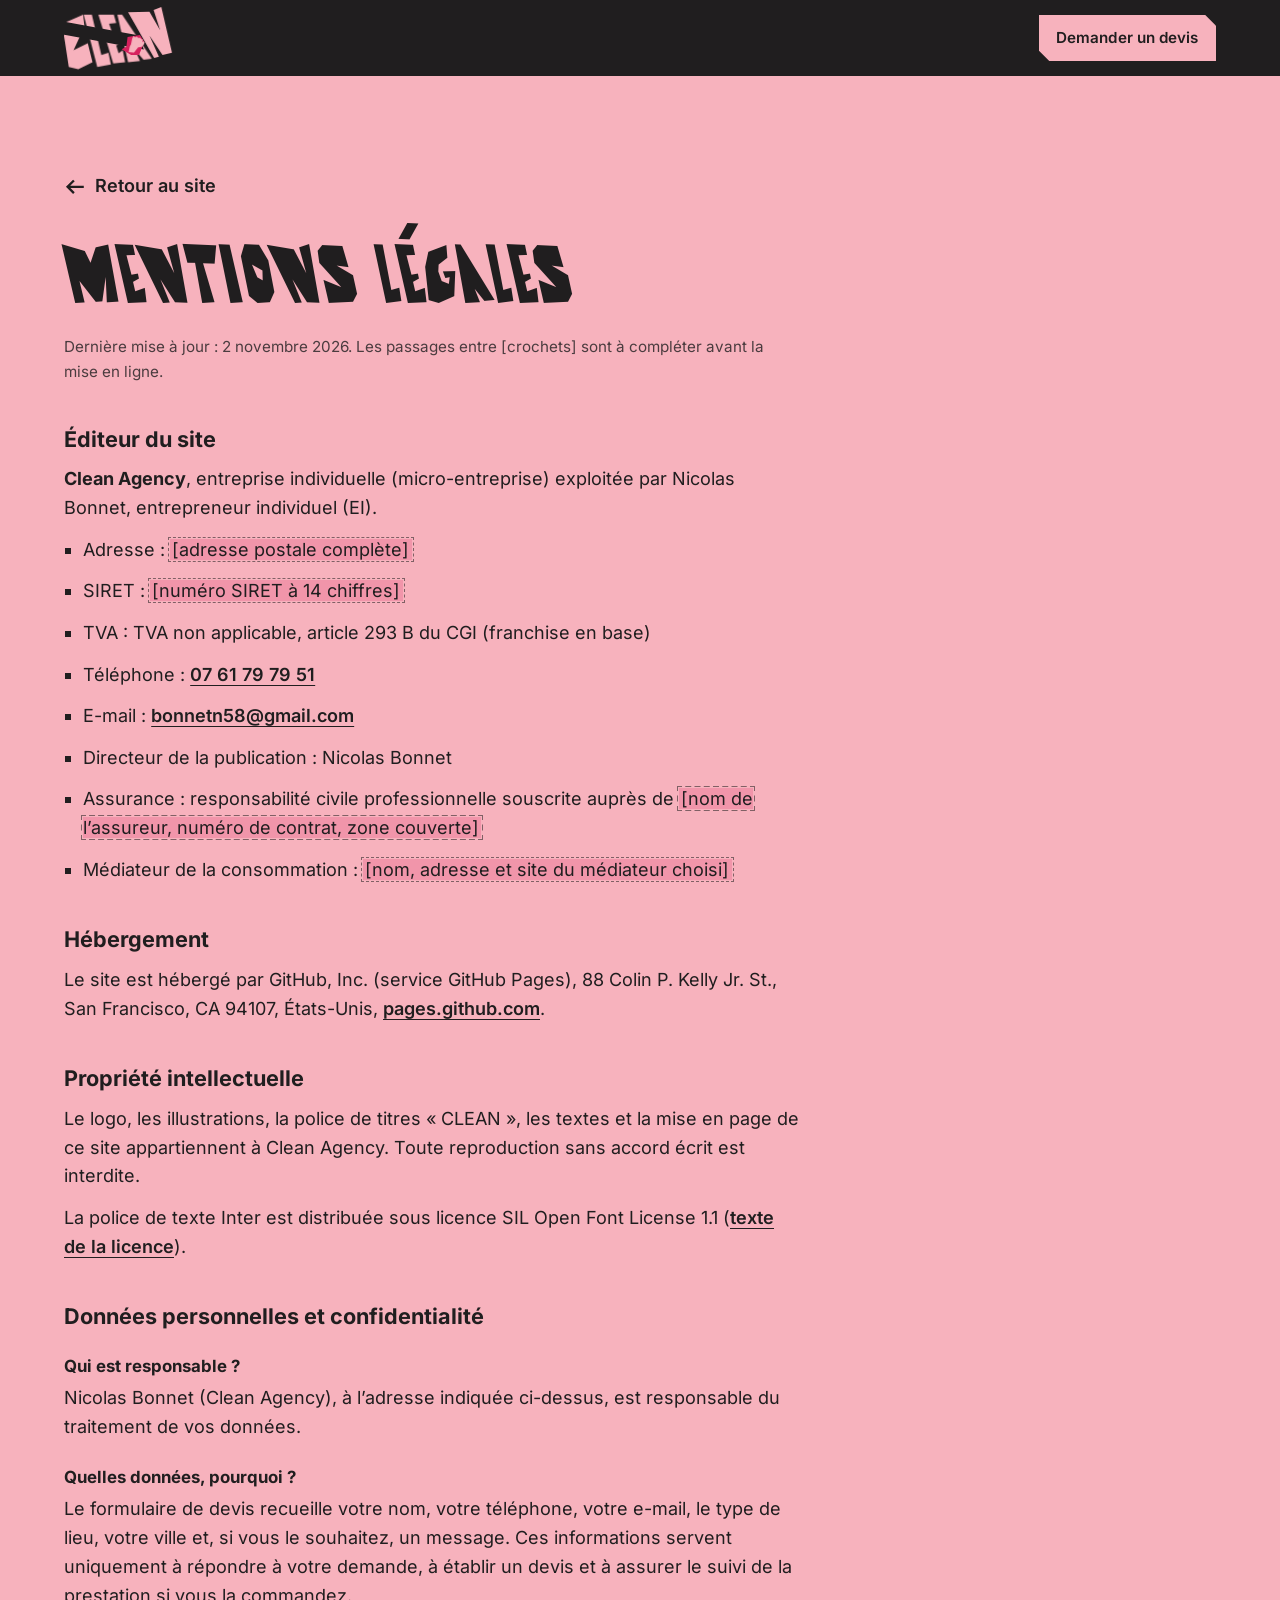
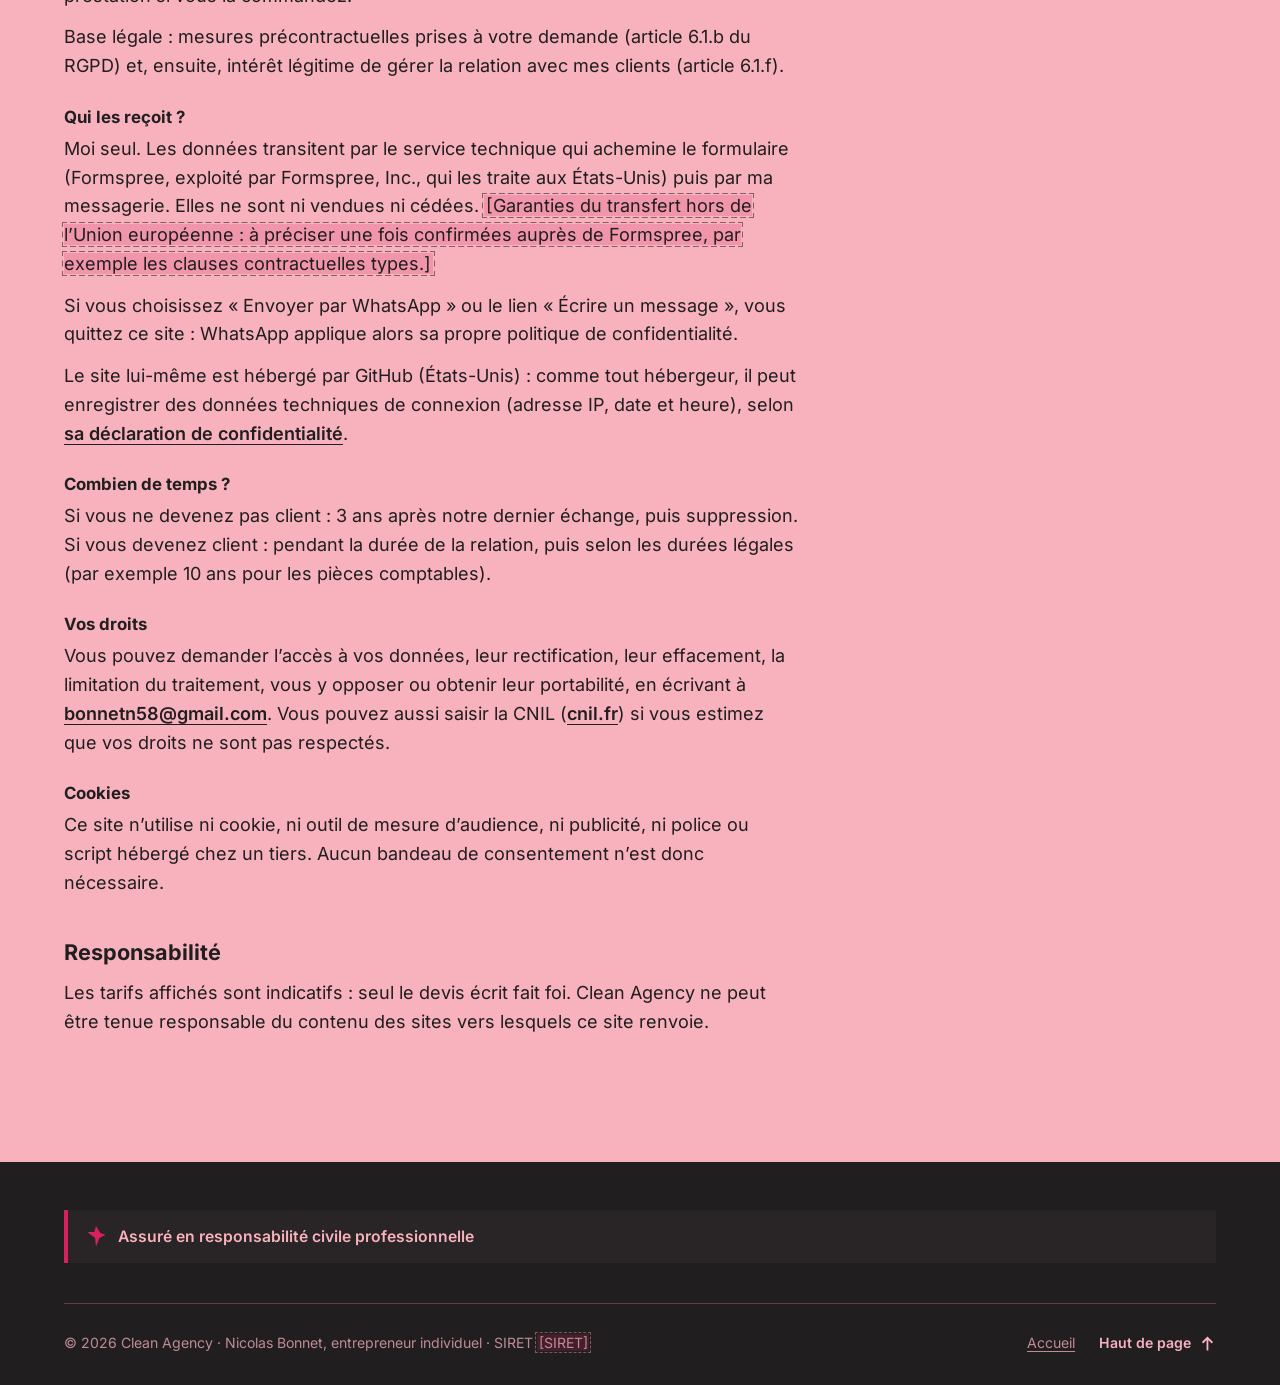
<file: mentions-legales.html>
<!doctype html>
<html lang="fr">
<head>
<meta charset="utf-8">
<meta name="viewport" content="width=device-width, initial-scale=1, viewport-fit=cover">
<title>Mentions légales et confidentialité | Clean Agency</title>
<meta name="description" content="Mentions légales, hébergement et protection des données personnelles du site de Clean Agency, ménage et nettoyage à Castres et Albi.">
<meta name="theme-color" content="#201E1F">
<link rel="canonical" href="https://cleanagency.fr/mentions-legales.html">
<!-- TEMPORAIRE (phase de test, adresse github.io) : retirer la ligne « noindex » au lancement, sinon Google ignorera le site -->
<meta name="robots" content="noindex, nofollow">
<link rel="icon" href="favicon.svg" type="image/svg+xml">
<link rel="icon" href="favicon.ico" sizes="32x32">
<link rel="apple-touch-icon" href="apple-touch-icon.png">
<link rel="preload" href="assets/fonts/CLEAN-Regular.woff2" as="font" type="font/woff2" crossorigin>
<link rel="preload" href="assets/fonts/Inter-Variable.woff2" as="font" type="font/woff2" crossorigin>
<link rel="stylesheet" href="css/style.css">
<script>
document.documentElement.classList.add('js');
if (/[?&]sans-animation/.test(location.search)) document.documentElement.classList.add('sans-anim');
setTimeout(function () { if (!window.__cleanOk) document.documentElement.classList.add('sans-anim'); }, 4000);
</script>
</head>

<body class="page-legale">
<a class="evitement" href="#contenu">Aller au contenu</a>

<svg class="sprite" xmlns="http://www.w3.org/2000/svg" aria-hidden="true" focusable="false">
  <defs>
    <symbol id="e1" viewBox="-50 -50 100 100"><path d="M-9.9 -20.8L-2.1 -50L18.7 -16.7L43.8 -8.3L14.6 8.3L-2.1 50L-6.2 8.3L-43.8 -20.8Z"/></symbol>
    <symbol id="e3" viewBox="-50 -50 100 100"><path d="M7 -24.5L-14.4 -50L-19.7 -7L-40.8 13L-3.9 16.1L32.2 50L16.9 6.4L40.8 -40.2Z"/></symbol>
    <symbol id="i-fleche" viewBox="0 0 24 24"><path d="M2 12h18M13 5l7 7-7 7" fill="none" stroke="currentColor" stroke-width="2.6" stroke-linejoin="miter" stroke-linecap="butt"/></symbol>
    <symbol id="i-haut" viewBox="0 0 24 24"><path d="M12 22V4M5 11l7-7 7 7" fill="none" stroke="currentColor" stroke-width="2.6" stroke-linejoin="miter" stroke-linecap="butt"/></symbol>
  </defs>
</svg>

<header class="entete" id="entete">
  <div class="entete__interne">
    <a class="logo logo-anim" href="index.html" aria-label="Clean Agency, agent de nettoyage – retour à l’accueil">
      <svg class="logo__lettres-svg" viewBox="0 0 182 105" aria-hidden="true" focusable="false">
      <path class="lettre l-c" d="M32 13L34.5 33L16 73.01L40 61.01L48 93L24 105.01L8 101L0 49L4 25.01Z"/>
      <path class="lettre l-l" d="M33.08 13L46.92 13L62.92 81L74.92 77L78.92 97L56 101.01Z"/>
      <path class="lettre l-e" d="M83 95L58 13.01L84 13.01L88 27.01L76 28L80.34 41.01L85 55L94 53.01L96 60L88 65.01L92 78.01L99 73L103 93Z"/>
      <path class="lettre l-a" d="M134 89L120 73L128 91L108 93L90 13L98 13L148 87Z"/>
      <path class="lettre l-n" d="M152 86L108 9.01L144 8L162 39.01L151 5L164 0L182 77.01L166 81.01L144 48L160 84Z"/>
    </svg>
    <svg class="logo__geste-svg" viewBox="0 0 182 105" aria-hidden="true" focusable="false">
      <g class="logo__geste">
        <path class="logo__chiffon" d="M97.12 71.01L105.12 67.01L107.12 50.4L127.88 47.01L135.38 59.01L126.38 81.01L113.12 81.01Z"/>
        <path class="logo__main" d="M108.88 76.01L110.77 66.59L112.88 63.01L114.88 53.01L116.88 49.01L119.88 51.01L122.88 50.01L124.88 52.01L128.88 52.01L129.88 54.01L132.88 55.01L131.88 59.01L133.88 58.01L135.88 60.01L133.88 64.01L130.88 67.01L124.88 68.01L117.88 77.01Z"/>
      </g>
    </svg>
    </a>
    <div class="entete__actions">
      <a class="bouton bouton--rose bouton--petit" href="index.html#contact">
        <span class="txt-long">Demander un devis</span><span class="txt-court">Devis gratuit</span>
      </a>
    </div>
  </div>
</header>

<main id="contenu">
  <div class="legal conteneur">
    <div class="legal__corps">
      <a class="legal__retour" href="index.html"><svg class="icone" focusable="false"><use href="#i-fleche"/></svg>Retour au site</a>
      <h1 class="titre titre--section">Mentions légales</h1>
      <p class="legal__maj">Dernière mise à jour : 2 novembre 2026. Les passages entre [crochets] sont à compléter avant la mise en ligne.</p>

      <h2 id="editeur">Éditeur du site</h2>
      <p><strong>Clean Agency</strong>, entreprise individuelle (micro-entreprise) exploitée par Nicolas Bonnet, entrepreneur individuel (EI).</p>
      <ul>
        <li>Adresse : <span class="todo">[adresse postale complète]</span></li>
        <li>SIRET : <span class="todo">[numéro SIRET à 14 chiffres]</span></li>
        <li>TVA : TVA non applicable, article 293 B du CGI (franchise en base)</li>
        <li>Téléphone : <a href="tel:+33761797951">07&nbsp;61&nbsp;79&nbsp;79&nbsp;51</a></li>
        <li>E-mail : <a href="mailto:bonnetn58@gmail.com">bonnetn58@gmail.com</a></li>
        <li>Directeur de la publication : Nicolas Bonnet</li>
        <li>Assurance : responsabilité civile professionnelle souscrite auprès de <span class="todo">[nom de l’assureur, numéro de contrat, zone couverte]</span></li>
        <li>Médiateur de la consommation : <span class="todo">[nom, adresse et site du médiateur choisi]</span></li>
      </ul>

      <h2 id="hebergement">Hébergement</h2>
      <p>Le site est hébergé par GitHub, Inc. (service GitHub Pages), 88 Colin P. Kelly Jr. St., San Francisco, CA 94107, États-Unis, <a href="https://pages.github.com" rel="noopener">pages.github.com</a>.</p>

      <h2 id="propriete">Propriété intellectuelle</h2>
      <p>Le logo, les illustrations, la police de titres « CLEAN », les textes et la mise en page de ce site appartiennent à Clean Agency. Toute reproduction sans accord écrit est interdite.</p>
      <p>La police de texte Inter est distribuée sous licence SIL Open Font License 1.1 (<a href="assets/fonts/Inter-OFL.txt">texte de la licence</a>).</p>

      <h2 id="donnees">Données personnelles et confidentialité</h2>
      <h3>Qui est responsable ?</h3>
      <p>Nicolas Bonnet (Clean Agency), à l’adresse indiquée ci-dessus, est responsable du traitement de vos données.</p>

      <h3>Quelles données, pourquoi ?</h3>
      <p>Le formulaire de devis recueille votre nom, votre téléphone, votre e-mail, le type de lieu, votre ville et, si vous le souhaitez, un message. Ces informations servent uniquement à répondre à votre demande, à établir un devis et à assurer le suivi de la prestation si vous la commandez.</p>
      <p>Base légale : mesures précontractuelles prises à votre demande (article 6.1.b du RGPD) et, ensuite, intérêt légitime de gérer la relation avec mes clients (article 6.1.f).</p>

      <h3>Qui les reçoit ?</h3>
      <p>Moi seul. Les données transitent par le service technique qui achemine le formulaire (Formspree, exploité par Formspree, Inc., qui les traite aux États-Unis) puis par ma messagerie. Elles ne sont ni vendues ni cédées. <span class="todo">[Garanties du transfert hors de l’Union européenne : à préciser une fois confirmées auprès de Formspree, par exemple les clauses contractuelles types.]</span></p>
      <p>Si vous choisissez « Envoyer par WhatsApp » ou le lien « Écrire un message », vous quittez ce site : WhatsApp applique alors sa propre politique de confidentialité.</p>
      <p>Le site lui-même est hébergé par GitHub (États-Unis) : comme tout hébergeur, il peut enregistrer des données techniques de connexion (adresse IP, date et heure), selon <a href="https://docs.github.com/en/site-policy/privacy-policies/github-general-privacy-statement" rel="noopener">sa déclaration de confidentialité</a>.</p>

      <h3>Combien de temps ?</h3>
      <p>Si vous ne devenez pas client : 3 ans après notre dernier échange, puis suppression. Si vous devenez client : pendant la durée de la relation, puis selon les durées légales (par exemple 10 ans pour les pièces comptables).</p>

      <h3>Vos droits</h3>
      <p>Vous pouvez demander l’accès à vos données, leur rectification, leur effacement, la limitation du traitement, vous y opposer ou obtenir leur portabilité, en écrivant à <a href="mailto:bonnetn58@gmail.com">bonnetn58@gmail.com</a>. Vous pouvez aussi saisir la CNIL (<a href="https://www.cnil.fr" rel="noopener">cnil.fr</a>) si vous estimez que vos droits ne sont pas respectés.</p>

      <h3>Cookies</h3>
      <p>Ce site n’utilise ni cookie, ni outil de mesure d’audience, ni publicité, ni police ou script hébergé chez un tiers. Aucun bandeau de consentement n’est donc nécessaire.</p>

      <h2 id="responsabilite">Responsabilité</h2>
      <p>Les tarifs affichés sont indicatifs : seul le devis écrit fait foi. Clean Agency ne peut être tenue responsable du contenu des sites vers lesquels ce site renvoie.</p>
    </div>
  </div>
</main>

<footer class="pied">
  <div class="pied__interne conteneur">
    <p class="pied__assurance"><svg class="etincelle" focusable="false"><use href="#e1"/></svg>Assuré en responsabilité civile professionnelle</p>
    <div class="pied__legal">
      <p>© <span data-annee>2026</span> Clean Agency · Nicolas Bonnet, entrepreneur individuel · SIRET <span class="todo">[SIRET]</span></p>
      <p><a href="index.html">Accueil</a></p>
      <a class="pied__haut" href="#entete"><span>Haut de page</span><svg class="icone" focusable="false"><use href="#i-haut"/></svg></a>
    </div>
  </div>
</footer>

<script src="js/main.js" defer></script>
</body>
</html>
</file>
<file: css/style.css>
/* ==========================================================================
   Clean Agency — feuille de style
   Palette : encre #201E1F · rose #F7B2BD · framboise #D7215E (le bleu très clair est abandonné)
   Polices : CLEAN (titres) et Inter (texte), comme sur la carte de visite et la plaquette.
   Règle de contraste : le framboise ne porte jamais de texte courant (3,4:1 sur l'encre, 2,8:1 sur le rose).
   ========================================================================== */

/* ---------- 0. Polices ---------- */
@font-face {
  font-family: "CLEAN";
  src: url("../assets/fonts/CLEAN-Regular.woff2") format("woff2");
  font-weight: 400;
  font-style: normal;
  font-display: block;
}
@font-face {
  font-family: "Inter";
  src: url("../assets/fonts/Inter-Variable.woff2") format("woff2");
  font-weight: 300 900;
  font-style: normal;
  font-display: swap;
}
/* Police de secours calée sur Inter : le texte ne saute pas au chargement */
@font-face {
  font-family: "Inter secours";
  src: local("Arial");
  size-adjust: 107.4%;
  ascent-override: 90.2%;
  descent-override: 22.5%;
  line-gap-override: 0%;
}

/* ---------- 1. Variables ---------- */
@property --s {
  syntax: "<number>";
  inherits: true;
  initial-value: 0;
}
@property --run {
  syntax: "<length>";
  inherits: true;
  initial-value: 0px;
}

:root {
  --encre: #201E1F;
  --rose: #F7B2BD;
  --framboise: #D7215E;
  --rose-clair: #FACDD4;              /* fin du dégradé du faisceau (plaquette) */
  --encre-panneau: #292425;           /* rose à 4 % sur l'encre (panneau d'intro de la plaquette) */
  --rose-doux: color-mix(in srgb, var(--rose) 74%, var(--encre));   /* texte secondaire sur encre : 6:1 */
  --encre-doux: color-mix(in srgb, var(--encre) 80%, var(--rose));  /* texte secondaire sur rose : 5,6:1 */
  --trait-clair: color-mix(in srgb, var(--rose) 26%, transparent);
  --trait-sombre: color-mix(in srgb, var(--encre) 30%, transparent);

  --f-titre: "CLEAN", "Arial Black", Impact, sans-serif;
  --f-texte: "Inter", "Inter secours", system-ui, -apple-system, "Segoe UI", Roboto, sans-serif;

  --h-entete: 68px;
  --marge: clamp(20px, 5vw, 72px);
  --large: 1240px;
  --coupe: clamp(26px, 5.2vw, 84px);           /* hauteur des coupes en diagonale entre sections */
  --ch: clamp(16px, 2.2vw, 28px);              /* chanfrein des cartes */

  --ease-sortie: cubic-bezier(.16, 1, .3, 1);
  --ease-papier: cubic-bezier(.34, 1.56, .64, 1);
  --ease-doux: cubic-bezier(.65, 0, .35, 1);

  /* Étincelles utilisées comme puces (masques) */
  --m-e1: url("data:image/svg+xml,%3Csvg xmlns='http://www.w3.org/2000/svg' viewBox='-50 -50 100 100'%3E%3Cpath d='M-9.9 -20.8L-2.1 -50L18.7 -16.7L43.8 -8.3L14.6 8.3L-2.1 50L-6.2 8.3L-43.8 -20.8Z'/%3E%3C/svg%3E");
  --m-e3: url("data:image/svg+xml,%3Csvg xmlns='http://www.w3.org/2000/svg' viewBox='-50 -50 100 100'%3E%3Cpath d='M7 -24.5L-14.4 -50L-19.7 -7L-40.8 13L-3.9 16.1L32.2 50L16.9 6.4L40.8 -40.2Z'/%3E%3C/svg%3E");
  --m-e4: url("data:image/svg+xml,%3Csvg xmlns='http://www.w3.org/2000/svg' viewBox='-50 -50 100 100'%3E%3Cpath d='M15.8 15.6L31.3 50L-12.5 30.7L-40.8 39.2L-28.1 2.9L-45.5 -50L-9.8 -11.1L45.5 -7.2Z'/%3E%3C/svg%3E");
}
@media (min-width: 1000px) { :root { --h-entete: 76px; } }

/* ---------- 2. Base ---------- */
*, *::before, *::after { box-sizing: border-box; }
html {
  -webkit-text-size-adjust: 100%;
  scroll-behavior: smooth;
  scroll-padding-top: var(--h-entete);
}
body {
  margin: 0;
  background: var(--encre);
  color: var(--rose);
  font: 400 1.0625rem/1.6 var(--f-texte);
  -webkit-font-smoothing: antialiased;
  text-rendering: optimizeLegibility;
  overflow-x: clip;
}
@media (min-width: 900px) { body { font-size: 1.125rem; } }

img, svg { display: block; max-width: 100%; }
h1, h2, h3, p, ul, ol, figure, blockquote, address { margin: 0; }
ul, ol { padding: 0; list-style: none; }
a { color: inherit; text-underline-offset: .2em; text-decoration-thickness: .08em; }
button, input, select, textarea { font: inherit; color: inherit; }
button { cursor: pointer; }
address { font-style: normal; }
main > section[id] { scroll-margin-top: calc(var(--coupe) * -1 + 8px); }
#haut { scroll-margin-top: 0; }

:focus-visible { outline: 3px solid currentColor; outline-offset: 4px; }
::selection { background: var(--rose); color: var(--encre); }
.section--rose ::selection, .page-legale ::selection { background: var(--encre); color: var(--rose); }

.sprite { position: absolute; width: 0; height: 0; overflow: hidden; }
.sr-only {
  position: absolute; width: 1px; height: 1px; margin: -1px; padding: 0; overflow: hidden;
  clip: rect(0 0 0 0); clip-path: inset(50%); white-space: nowrap; border: 0;
}
.evitement {
  position: fixed; left: 1rem; top: -4rem; z-index: 100; padding: .8rem 1.2rem;
  background: var(--rose); color: var(--encre); font-weight: 600; transition: top .25s var(--ease-sortie);
}
.evitement:focus { top: 1rem; }

.conteneur { width: min(100% - 2 * var(--marge), var(--large)); margin-inline: auto; }

/* Contenu « à compléter » : repérable d'un coup d'œil, à retirer une fois rempli */
.todo {
  background: color-mix(in srgb, var(--framboise) 20%, transparent);
  outline: 1px dashed color-mix(in srgb, currentColor 55%, transparent);
  outline-offset: 1px;
  padding: 0 .12em;
}

/* ---------- 3. Typographie ---------- */
.titre {
  font-family: var(--f-titre);
  font-weight: 400;
  line-height: 1.04;
  letter-spacing: .012em;
  text-wrap: balance;
}
.titre--hero { font-size: clamp(2.7rem, 11.6vw, 6.9rem); line-height: 1.02; }
.titre--section { font-size: clamp(2.5rem, 9vw, 5.2rem); }
.titre--carte { font-size: clamp(1.95rem, 5.2vw, 2.35rem); line-height: 1.06; }

.surtitre {
  display: flex; align-items: center; gap: .65rem;
  margin-bottom: 1.1rem;
  font: 700 .8rem/1 var(--f-texte);
  letter-spacing: .16em; text-transform: uppercase;
}
.surtitre .etincelle { --t: 1.15rem; color: var(--framboise); }

.intro {
  max-width: 36rem;
  margin-top: 1.4rem;
  font-size: clamp(1.15rem, 2.3vw, 1.4rem);
  font-weight: 300;
  line-height: 1.45;
}
.section--encre .intro { color: var(--rose); }

/* ---------- 4. Éléments communs ---------- */
.etincelle { width: var(--t, 1.2em); height: var(--t, 1.2em); flex: none; fill: currentColor; color: var(--c, currentColor); overflow: visible; }
.icone { width: 1.2em; height: 1.2em; flex: none; }

/* Boutons : coins coupés, balayage en diagonale au survol (le texte s'inverse avec le fond) */
.bouton {
  --b-fond: var(--rose); --b-texte: var(--encre);
  --b-inv-fond: var(--encre); --b-inv-texte: var(--rose);
  --bc: 14px;
  position: relative; isolation: isolate;
  display: inline-flex; align-items: center; justify-content: center; gap: .7em;
  min-height: 3.3rem; padding: .9rem 1.55rem;
  border: 0; text-decoration: none; text-align: center;
  font: 600 1rem/1.15 var(--f-texte); letter-spacing: .005em;
  color: var(--b-texte); background: var(--b-fond);
  clip-path: polygon(0 0, calc(100% - var(--bc)) 0, 100% var(--bc), 100% 100%, var(--bc) 100%, 0 calc(100% - var(--bc)));
  transition: transform .45s var(--ease-sortie);
}
.bouton .icone { transition: transform .45s var(--ease-sortie); }
.bouton--petit { min-height: 2.9rem; padding: .6rem 1.1rem; font-size: .95rem; --bc: 11px; white-space: nowrap; }
@media (max-width: 359px) { .bouton--petit { padding-inline: .8rem; font-size: .85rem; } .entete__interne { gap: .8rem; } }

/* variante encre : pour les fonds roses */
.bouton--encre { --b-fond: var(--encre); --b-texte: var(--rose); --b-inv-fond: var(--rose); --b-inv-texte: var(--encre); }

/* variante contour : cadre de 2 px aux coins coupés, intérieur transparent (marche sur n'importe quel fond) */
.bouton--contour {
  --b-fond: transparent; --b-ligne: var(--rose); --b-texte: var(--rose);
  --b-inv-fond: var(--rose); --b-inv-texte: var(--encre);
}
.bouton--contour::before {
  content: ""; position: absolute; inset: 0; z-index: -1;
  background: var(--b-ligne);
  clip-path: polygon(evenodd,
    0 0, calc(100% - var(--bc)) 0, 100% var(--bc), 100% 100%, var(--bc) 100%, 0 calc(100% - var(--bc)), 0 0,
    2px 2px, calc(100% - var(--bc) - .83px) 2px, calc(100% - 2px) calc(var(--bc) + .83px), calc(100% - 2px) calc(100% - 2px),
    calc(var(--bc) + .83px) calc(100% - 2px), 2px calc(100% - var(--bc) - .83px), 2px 2px);
}

/* calque de balayage (ajouté par le script) */
.bouton__inv {
  position: absolute; inset: 0; z-index: 1;
  display: inline-flex; align-items: center; justify-content: center; gap: .7em;
  padding: inherit;
  background: var(--b-inv-fond); color: var(--b-inv-texte);
  clip-path: polygon(0 0, 0 0, -30px 100%, 0 100%);
  transition: clip-path .6s var(--ease-sortie);
  pointer-events: none;
}
@media (hover: hover) {
  .bouton:hover { transform: translateY(-2px); }
  .bouton:hover .icone { transform: translateX(4px); }
  .bouton:hover .bouton__inv { clip-path: polygon(0 0, calc(100% + 30px) 0, 100% 100%, 0 100%); }
  .bouton:not(.a-calque):hover { background: var(--b-inv-fond); color: var(--b-inv-texte); }
}
.bouton:active { transform: translateY(1px) scale(.985); }
.bouton:focus-visible { outline: 2px solid var(--b-inv-fond); outline-offset: -6px; transform: translateY(-2px); }
.bouton--contour:focus-visible { outline-color: var(--rose); }

/* étincelles décoratives qui scintillent */
.scintille { animation: scintille 4.2s ease-in-out infinite; animation-delay: var(--dl, 0s); }
@keyframes scintille {
  0%, 100% { transform: scale(1) rotate(0deg); }
  50% { transform: scale(.74) rotate(14deg); }
}

/* ---------- 5. En-tête et menu ---------- */
.entete {
  position: fixed; inset: 0 0 auto 0; z-index: 60;
  height: var(--h-entete);
  background: var(--encre); color: var(--rose);
}
.entete::after {
  content: ""; position: absolute; left: 0; right: 0; bottom: 0; height: 1px;
  background: var(--trait-clair); opacity: 0; transition: opacity .4s;
}
.est-defile .entete::after { opacity: 1; }
.entete__interne {
  height: 100%; padding-inline: var(--marge);
  display: flex; align-items: center; justify-content: space-between; gap: 1.5rem;
  max-width: calc(var(--large) + 2 * var(--marge)); margin-inline: auto;
}
.logo { display: block; width: clamp(88px, 24vw, 108px); color: var(--rose); }
.logo:focus-visible { outline-offset: 6px; }

/* Logo animé : le mot entier se construit, puis la main et son chiffon arrivent de la gauche et gomment la trainée
   derrière eux. --s = recul du chiffon sur son axe (unités du dessin). Au repos (--s: 0), il reste exactement le logo. */
.logo-anim { --s: 0; position: relative; }
.logo-anim > svg { display: block; width: 100%; height: auto; overflow: visible; }
.logo__geste-svg { position: absolute; inset: 0; height: 100%; pointer-events: none; }
.logo__lettres-svg {
  clip-path: polygon(evenodd, -100% -100%, 200% -100%, 200% 200%, -100% 200%, -100% -100%,
    calc((-5.9 - var(--s) * 0.9833) * 0.54945%) calc((24 - var(--s) * 0.1822) * 0.95238%),
    calc((124.6 - var(--s) * 0.9833) * 0.54945%) calc((48 - var(--s) * 0.1822) * 0.95238%),
    calc((134.6 - var(--s) * 0.9833) * 0.54945%) calc((72 - var(--s) * 0.1822) * 0.95238%),
    calc((-15.4 - var(--s) * 0.9833) * 0.54945%) calc((44 - var(--s) * 0.1822) * 0.95238%),
    calc((-5.9 - var(--s) * 0.9833) * 0.54945%) calc((24 - var(--s) * 0.1822) * 0.95238%));
}
.lettre, .logo__main { fill: currentColor; }
.logo__chiffon { fill: var(--framboise); }
.logo__geste { translate: calc(var(--s) * -0.9833px) calc(var(--s) * -0.1822px); }

.nav { display: none; }
.entete__actions { display: flex; align-items: center; gap: .6rem; }
.txt-court { display: inline; }
.txt-long { display: none; }
@media (min-width: 760px) { .txt-court { display: none; } .txt-long { display: inline; } }

.nav__lien {
  position: relative; padding: .55rem .05rem;
  font: 500 .95rem/1 var(--f-texte); text-decoration: none; color: var(--rose);
}
.nav__lien::after {
  content: ""; position: absolute; left: 0; right: 0; bottom: .1rem; height: 3px;
  background: var(--framboise); transform-origin: left; transform: scaleX(0) skewX(-32deg);
  transition: transform .5s var(--ease-sortie);
}
.nav__lien:hover::after, .nav__lien[aria-current="true"]::after { transform: scaleX(1) skewX(-32deg); }
@media (min-width: 1000px) {
  .nav { display: flex; gap: clamp(1rem, 2.2vw, 2.1rem); margin-left: auto; margin-right: 1.5rem; }
}

.burger {
  width: 3rem; height: 3rem; display: grid; place-items: center;
  background: none; border: 0; color: var(--rose); margin-right: -.6rem;
}
.burger__barres, .burger__barres::before, .burger__barres::after {
  display: block; height: 3px; background: currentColor;
  transition: transform .5s var(--ease-sortie), width .5s var(--ease-sortie), opacity .25s;
}
.burger__barres { position: relative; width: 1.7rem; transform: rotate(-4deg); }
.burger__barres::before, .burger__barres::after { content: ""; position: absolute; left: 0; }
.burger__barres::before { top: -8px; width: 72%; }
.burger__barres::after { top: 8px; width: 88%; }
.burger[aria-expanded="true"] .burger__barres { transform: rotate(45deg); }
.burger[aria-expanded="true"] .burger__barres::before { top: 0; width: 100%; transform: rotate(90deg); }
.burger[aria-expanded="true"] .burger__barres::after { opacity: 0; }
@media (min-width: 1000px) { .burger { display: none; } }

.menu {
  position: fixed; inset: 0; z-index: 58;
  padding-top: var(--h-entete);
  background: var(--encre); color: var(--rose);
  visibility: hidden;
  clip-path: polygon(100% 0, 100% 0, 100% 100%, 100% 100%);
  transition: clip-path .7s var(--ease-doux), visibility 0s .7s;
  overflow-y: auto;
}
.menu.est-ouvert {
  visibility: visible;
  clip-path: polygon(-40% 0, 100% 0, 100% 100%, 0 100%);
  transition: clip-path .75s var(--ease-sortie), visibility 0s;
}
.menu__interne {
  min-height: 100%; padding: 2rem var(--marge) calc(2rem + env(safe-area-inset-bottom));
  display: flex; flex-direction: column; justify-content: space-between; gap: 2.5rem;
}
.menu__lien {
  display: flex; align-items: baseline; gap: 1rem;
  padding: .55rem 0; border-bottom: 1px solid var(--trait-clair);
  font: 400 clamp(2.3rem, 11vw, 3.4rem)/1.05 var(--f-titre); text-decoration: none; letter-spacing: .012em;
  opacity: 0; transform: translateY(24px) rotate(1.2deg);
  transition: opacity .5s, transform .6s var(--ease-sortie);
}
.menu__num { font: 600 .8rem/1 var(--f-texte); letter-spacing: .1em; color: var(--rose-doux); }
.menu.est-ouvert .menu__lien { opacity: 1; transform: none; transition-delay: calc(.18s + var(--i, 0) * .06s); }
.menu__pied { display: grid; gap: .4rem; }
.menu__tel { font: 700 1.5rem/1.2 var(--f-texte); text-decoration: none; }
.menu__mail { font-size: 1.05rem; color: var(--rose-doux); }

/* ---------- 6. Hero ---------- */
/* Une main tient un chiffon. La trainée rose, c'est la trajectoire du chiffon : elle part du haut à gauche
   et s'arrête au chiffon, jamais au-delà. --run recule le chiffon sur son axe ; l'animation d'entrée le fait
   glisser jusqu'à sa place et la trainée s'allonge derrière lui.
   Mobile et tablette : le texte est en haut, le chiffon au milieu, les boutons en bas (ils ne croisent jamais la trainée). */
.hero {
  --ux: .53; --uy: .848;                                 /* sens de la trainée (vecteur de longueur 1 ; ici pente ≈ 1,6) */
  --epais: 30vw;                                         /* épaisseur de la trainée, mesurée perpendiculairement */
  --mw: min(58vw, 27vh); --mr: -8vw;                     /* largeur de la main + chiffon, décalage à droite */
  --mx: calc(100% - var(--mr) - var(--mw) / 2);          /* centre du chiffon (x) */
  --my: 56%;                                             /* centre du chiffon (y) */
  --run: 0px;
  --cxr: calc(var(--mx) + var(--run) * var(--ux));       /* centre du chiffon à cet instant */
  --cyr: calc(var(--my) + var(--run) * var(--uy));
  --h: calc(var(--epais) / 2);
  --trainee: polygon(
    calc(var(--cxr) - 400vw * var(--ux) - var(--h) * var(--uy)) calc(var(--cyr) - 400vw * var(--uy) + var(--h) * var(--ux)),
    calc(var(--cxr) - var(--h) * var(--uy)) calc(var(--cyr) + var(--h) * var(--ux)),
    calc(var(--cxr) + var(--h) * var(--uy)) calc(var(--cyr) - var(--h) * var(--ux)),
    calc(var(--cxr) - 400vw * var(--ux) + var(--h) * var(--uy)) calc(var(--cyr) - 400vw * var(--uy) - var(--h) * var(--ux)));
  position: relative; isolation: isolate; overflow: clip;
  display: grid;
  min-height: max(100vh, 660px); min-height: max(100svh, 660px);
  background: var(--encre); color: var(--rose);
}
@supports (height: 1svh) { .hero { --mw: min(58vw, 27svh); } }
.hero__couche {
  grid-area: 1 / 1;
  display: grid; align-items: stretch;
  padding-top: var(--h-entete);
  position: relative; z-index: 3;
}
.hero__couche--inverse {
  position: absolute; inset: 0; z-index: 4; pointer-events: none; user-select: none;
  color: var(--encre);
  clip-path: var(--trainee);
}
/* dans la trainée, tout le contenu passe « en négatif » : encre sur rose */
.hero__couche--inverse .bouton { --b-fond: var(--encre); --b-texte: var(--rose); }
.hero__couche--inverse .bouton--contour { --b-fond: transparent; --b-ligne: var(--encre); --b-texte: var(--encre); }

.hero__contenu {
  width: min(100% - 2 * var(--marge), var(--large)); margin-inline: auto;
  padding-block: 1.8rem calc(var(--coupe) + 1.6rem);
  display: flex; flex-direction: column; align-items: flex-start; gap: 1.2rem;
}
.hero__zone {
  display: inline-flex; align-items: center; gap: .55rem;
  font: 600 .9rem/1.2 var(--f-texte); letter-spacing: .02em;
}
.hero__zone .icone { color: var(--framboise); width: 1.15rem; height: 1.15rem; }
.hero .titre--hero { font-size: min(15vw, 7.4vh); font-size: min(15vw, 7.4svh); line-height: 1.02; }
.hero__actions { display: flex; flex-direction: column; gap: .8rem; width: 100%; margin-top: auto; }
.hero__actions .bouton { width: 100%; }

/* la trainée : bande rose, plus claire vers le chiffon (dégradé de la plaquette) */
.hero__fond { position: absolute; inset: 0; z-index: 1; pointer-events: none; }
.hero__faisceau {
  position: absolute; inset: 0;
  background: linear-gradient(to bottom right, var(--rose) 8%, var(--rose-clair) 100%);
  clip-path: var(--trainee);
}
.js:not(.est-pret) .hero { --run: -190vw; }
.est-pret .hero { animation: nettoyage 1.4s cubic-bezier(.19, .9, .26, 1) .1s both; }
@keyframes nettoyage { from { --run: -190vw; } to { --run: 0px; } }

/* la main tient le chiffon : un seul bloc, au milieu du hero */
.hero__mascotte {
  position: absolute; z-index: 2;
  right: var(--mr); top: calc(var(--my) - var(--mw) * .4387);
  width: var(--mw); aspect-ratio: 83.99 / 73.69;
}
.hero__geste {
  position: absolute; inset: 0;
  translate: calc(var(--run) * var(--ux)) calc(var(--run) * var(--uy));
}
.hero__chiffon-main { display: block; width: 100%; height: 100%; }
.chiffon { fill: var(--framboise); }
.main { fill: var(--encre); transform-box: fill-box; transform-origin: 50% 70%; }
.hero__e { position: absolute; left: var(--x); top: var(--y); --t: clamp(22px, 7vw, 56px); rotate: var(--r, 0deg); }
.hero__e--1 { --x: -8%; --y: -48%; --c: var(--encre); --t: clamp(30px, 8vw, 62px); --r: 8deg; }   /* sur la trainée, au-dessus du chiffon */
.hero__e--2 { --x: 80%; --y: -10%; --c: var(--framboise); --t: clamp(20px, 6vw, 44px); --r: -12deg; }
.hero__e--3 { --x: -24%; --y: 80%; --c: var(--framboise); --t: clamp(16px, 4.6vw, 34px); --r: 20deg; }
.hero__e--4 { --x: 58%; --y: -22%; --c: var(--framboise); --t: clamp(14px, 4vw, 28px); --r: -6deg; }

@media (max-width: 899px) {
  .hero__e--1 { display: none; }   /* sur ordinateur seulement : ailleurs elle tomberait sur le texte */
}
@media (min-width: 600px) and (max-width: 899px) {
  .hero { --mw: min(56vw, 40vh); --mr: -8vw; }
  .hero .titre--hero { font-size: min(14vw, 11vh); font-size: min(14vw, 11svh); }
  .hero__actions { flex-direction: row; width: auto; }
  .hero__actions .bouton { width: auto; }
}
@supports (height: 1svh) { @media (min-width: 600px) and (max-width: 899px) { .hero { --mw: min(56vw, 40svh); } } }

@media (min-width: 900px) {
  .hero {
    --ux: .85; --uy: .527;                                /* pente ≈ 0,62 */
    --epais: 19vw;
    --mw: clamp(340px, 36vw, 600px); --mr: -4vw;
    --mb: calc(var(--coupe) * 1.45 + 1rem);
    --my: calc(100% - var(--mb) - var(--mw) * .4387);
  }
  .hero__couche { align-items: start; }
  .hero__contenu { padding-top: clamp(1.4rem, 6vh, 4rem); padding-bottom: calc(var(--coupe) + 2.4rem); gap: 1.5rem; }
  .hero .titre--hero { font-size: clamp(2.7rem, 10.4vw, 9rem); max-width: 11.6em; }
  .hero__actions { flex-direction: row; width: auto; margin-top: 1.2rem; }
  .hero__actions .bouton { width: auto; }
  .hero__e--1 { --x: -9%; --y: 5%; --t: clamp(30px, 4.4vw, 68px); }
  .hero__e--2 { --t: clamp(20px, 2.8vw, 44px); }
  .hero__e--3 { --t: clamp(16px, 2.2vw, 34px); }
  .hero__e--4 { --x: 60%; --y: -34%; --c: var(--rose); --t: clamp(14px, 1.9vw, 28px); }
}

/* ---------- 7. Bandeau ---------- */
.ticker {
  position: relative; z-index: 6;
  width: 110vw; margin: calc(var(--coupe) * -.85) 0 calc(var(--coupe) * -.55) -5vw;
  padding-block: .8rem .6rem;
  background: var(--framboise); color: var(--encre);
  transform: rotate(-2.2deg);
  overflow: hidden;
}
.ticker__piste { display: flex; width: max-content; animation: defile 46s linear infinite; }
.ticker__groupe { display: flex; align-items: center; flex: none; }
.ticker__groupe li {
  padding-inline: .9rem;
  font: 400 clamp(1.6rem, 4.4vw, 2.6rem)/1.1 var(--f-titre); letter-spacing: .02em; white-space: nowrap;
}
.ticker__e { padding-inline: .35rem !important; }
.ticker__e svg { width: clamp(20px, 3vw, 30px); height: clamp(20px, 3vw, 30px); fill: var(--encre); }
@keyframes defile { to { transform: translateX(-50%); } }
.ticker:hover .ticker__piste { animation-play-state: paused; }

/* ---------- 8. Sections ---------- */
.section {
  --fond: var(--rose);
  position: relative; isolation: isolate;
  margin-top: calc(var(--coupe) * -1);
  padding-block: calc(var(--coupe) + clamp(3.5rem, 9vw, 7.5rem)) calc(var(--coupe) + clamp(2.5rem, 6vw, 5rem));
}
.section::before {
  content: ""; position: absolute; inset: 0; z-index: -1;
  background: var(--fond);
  clip-path: polygon(0 var(--coupe), 100% 0, 100% 100%, 0 100%);
}
main > .section:nth-of-type(even)::before { clip-path: polygon(0 0, 100% var(--coupe), 100% 100%, 0 100%); }
.section--rose { --fond: var(--rose); color: var(--encre); }
.section--encre { --fond: var(--encre); color: var(--rose); }
.section--rose .intro { color: var(--encre); }
.hero + .ticker + .section { padding-top: calc(var(--coupe) + clamp(4.5rem, 10vw, 8rem)); }
.tete-section { max-width: 46rem; }

/* ---------- 9. Prestations ---------- */
.prestations { display: grid; gap: clamp(1rem, 2.4vw, 1.6rem); margin-top: clamp(2.5rem, 6vw, 4.5rem); }
.prestation {
  position: relative;
  display: flex; flex-direction: column; align-items: flex-start; gap: 1rem;
  padding: clamp(1.5rem, 2.8vw, 2.2rem);
  background: var(--encre); color: var(--rose);
  clip-path: polygon(var(--ch) 0, 100% 0, 100% calc(100% - var(--ch)), calc(100% - var(--ch)) 100%, 0 100%, 0 var(--ch));
  transition: transform .8s var(--ease-sortie);
}
.prestation:nth-child(2) {
  clip-path: polygon(0 0, calc(100% - var(--ch)) 0, 100% var(--ch), 100% 100%, var(--ch) 100%, 0 calc(100% - var(--ch)));
}
.prestation__tag {
  font: 700 .72rem/1 var(--f-texte); letter-spacing: .14em; text-transform: uppercase;
  padding: .5rem .7rem; color: var(--encre); background: var(--rose);
  clip-path: polygon(0 0, 100% 0, calc(100% - 7px) 100%, 0 100%);
  padding-right: 1.1rem;
}
.prestation__accroche { font-weight: 500; font-size: 1.08rem; line-height: 1.45; }
.prestation__plus { margin-top: auto; padding-top: .4rem; font-size: .98rem; color: var(--rose-doux); }
.prestation .bouton { margin-top: .4rem; align-self: stretch; }

.liste { display: grid; gap: .65rem; font-size: 1rem; line-height: 1.45; }
.liste li { position: relative; padding-left: 1.65rem; }
.liste li::before {
  content: ""; position: absolute; left: 0; top: .32em; width: 1rem; height: 1rem;
  background: var(--framboise);
  -webkit-mask: var(--m-e1) center / contain no-repeat; mask: var(--m-e1) center / contain no-repeat;
}
.liste li:nth-child(3n+2)::before { -webkit-mask-image: var(--m-e4); mask-image: var(--m-e4); }
.liste li:nth-child(3n)::before { -webkit-mask-image: var(--m-e3); mask-image: var(--m-e3); }

@media (min-width: 900px) {
  .prestations { grid-template-columns: repeat(3, 1fr); align-items: stretch; }
  .prestation:nth-child(2) { margin-top: 3.2rem; }
  .prestation:nth-child(3) { margin-top: 1.4rem; }
  .prestation:hover { transform: translateY(-6px) rotate(-.5deg); }
}

/* ---------- 10. Engagements ---------- */
.engagements__grille { display: grid; gap: clamp(2.5rem, 5vw, 4rem); }
.engagements { display: grid; }
.engagement {
  display: grid; grid-template-columns: auto 1fr; column-gap: 1.1rem; row-gap: .3rem; align-content: start;
  padding-block: 1.55rem;
  border-top: 1px solid var(--trait-clair);
}
.engagement__icone { grid-row: 1 / span 2; --t: 1.9rem; color: var(--framboise); margin-top: .1rem; }
.engagement__titre { font: 700 1.12rem/1.3 var(--f-texte); }
.engagement p { color: var(--rose-doux); font-size: 1rem; line-height: 1.5; }
@media (min-width: 640px) { .engagements { grid-template-columns: 1fr 1fr; column-gap: 2.5rem; } }
@media (min-width: 980px) {
  .engagements__grille { grid-template-columns: 5fr 7fr; align-items: start; }
  .engagements__tete { position: sticky; top: calc(var(--h-entete) + 2rem); }
}

/* ---------- 11. Étapes ---------- */
.etapes { display: grid; gap: 2.6rem; margin-top: clamp(2.5rem, 6vw, 4rem); }
.etape { position: relative; padding-top: 1.3rem; }
.etape::before {
  content: ""; position: absolute; left: 0; right: 0; top: 0; height: 4px; background: var(--encre);
  transform-origin: left; transform: scaleX(0);
  clip-path: polygon(0 0, 100% 0, calc(100% - 10px) 100%, 0 100%);
  transition: transform 1.2s var(--ease-sortie) calc(var(--d, 0s) + .1s);
}
.etape.est-visible::before { transform: scaleX(1); }
.etape__num {
  position: relative; display: block; width: max-content; margin-bottom: 1rem;
  font: 400 clamp(5.5rem, 15vw, 9rem)/.82 var(--f-titre);
}
.etape__num::after {
  content: ""; position: absolute; left: 100%; top: -.1em; width: .38em; height: .38em; margin-left: .12em;
  background: var(--framboise);
  -webkit-mask: var(--m-e3) center / contain no-repeat; mask: var(--m-e3) center / contain no-repeat;
}
.etape__titre { margin-bottom: .6rem; font: 700 1.25rem/1.3 var(--f-texte); }
.etape p { max-width: 24rem; }
@media (min-width: 860px) { .etapes { grid-template-columns: repeat(3, 1fr); gap: clamp(1.8rem, 4vw, 3.5rem); } }

/* ---------- 12. Tarifs ---------- */
.tarifs { display: grid; gap: 1.1rem; margin-top: clamp(2.5rem, 6vw, 4rem); }
.tarif {
  display: flex; flex-direction: column; gap: .6rem;
  padding: clamp(1.5rem, 2.8vw, 2.1rem);
  background: var(--rose); color: var(--encre);
  clip-path: polygon(0 0, calc(100% - var(--ch)) 0, 100% var(--ch), 100% 100%, var(--ch) 100%, 0 calc(100% - var(--ch)));
}
.tarif:nth-child(2) { clip-path: polygon(var(--ch) 0, 100% 0, 100% calc(100% - var(--ch)), calc(100% - var(--ch)) 100%, 0 100%, 0 var(--ch)); }
.tarif__lieu { font: 700 .82rem/1.3 var(--f-texte); letter-spacing: .13em; text-transform: uppercase; }
.tarif__prix { margin-block: .5rem .7rem; }
.tarif__montant { font: 400 clamp(2.9rem, 7.5vw, 4.3rem)/1 var(--f-titre); letter-spacing: .012em; }
.tarif__option { margin-top: auto; padding-top: .6rem; font-size: .96rem; color: var(--encre-doux); }
.tarifs__appel { margin-top: clamp(2rem, 5vw, 3rem); }
@media (min-width: 900px) { .tarifs { grid-template-columns: repeat(3, 1fr); } }

/* ---------- 13. Zone et disponibilités ---------- */
.zone__grille { display: grid; gap: clamp(2.5rem, 5vw, 4rem); margin-top: clamp(2rem, 5vw, 3.2rem); }
.zone__sous-titre { margin-bottom: 1rem; font: 700 .8rem/1.2 var(--f-texte); letter-spacing: .15em; text-transform: uppercase; }
.zone__villes { margin-bottom: 1.2rem; font-size: clamp(2.3rem, 7vw, 4rem); line-height: 1.04; }
.semaine { display: grid; grid-template-columns: repeat(7, 1fr); gap: .4rem; }
.jour {
  position: relative; overflow: hidden;
  display: flex; align-items: center; justify-content: center;
  min-height: 4.6rem; padding: .5rem .15rem; text-align: center;
  border: 2px dashed var(--trait-sombre);
}
.jour__nom { font: 400 clamp(1.2rem, 4.2vw, 1.8rem)/1 var(--f-titre); }
.jour--journee { background: var(--encre); color: var(--rose); border: 2px solid var(--encre); }
.jour--soir { border: 2px solid var(--encre); }
.jour--soir::after, .pastille--soir::after {
  content: ""; position: absolute; right: 0; bottom: 0; width: 52%; height: 52%;
  background: var(--encre); clip-path: polygon(100% 0, 100% 100%, 0 100%);
}
.legende { display: flex; flex-wrap: wrap; gap: .4rem 1.5rem; margin-top: 1rem; font: 600 .85rem/1.2 var(--f-texte); }
.legende li { display: inline-flex; align-items: center; gap: .5rem; }
.pastille { position: relative; display: inline-block; width: 1.1rem; height: 1.1rem; border: 2px dashed var(--trait-sombre); }
.pastille--journee { background: var(--encre); border: 2px solid var(--encre); }
.pastille--soir { border: 2px solid var(--encre); overflow: hidden; }
.zone__note { margin-top: 1rem; max-width: 34rem; font-size: 1rem; color: var(--encre-doux); }
@media (min-width: 900px) { .zone__grille { grid-template-columns: 1fr 1fr; } .jour { min-height: 5.6rem; } }

/* ---------- 14. Avis et avant / après ---------- */
.avis__grille { display: grid; gap: 1.4rem; margin-top: clamp(2rem, 5vw, 3.2rem); }
.avap { --p: 50; position: relative; }
.avap__scene { position: relative; overflow: hidden; aspect-ratio: 4 / 3; background: var(--encre-panneau); }
.avap__photo {
  position: absolute; inset: 0; width: 100%; height: 100%; object-fit: cover;
  display: grid; place-items: center; font: 600 1rem/1.2 var(--f-texte);
}
.avap__photo--apres { background: var(--rose); color: var(--encre); place-items: center end; padding-right: 11%; }
.avap__photo--avant {
  background: var(--encre-panneau); color: var(--rose); place-items: center start; padding-left: 11%;
  clip-path: polygon(0 0, calc(var(--p) * 1% + 7%) 0, calc(var(--p) * 1% - 7%) 100%, 0 100%);
}
img.avap__photo { display: block; padding: 0; }   /* vraies photos : plein cadre, sans marge intérieure */
.avap__ligne {
  position: absolute; left: calc(var(--p) * 1%); top: -20%; bottom: -20%; width: 4px;
  background: var(--framboise); transform: translateX(-50%) rotate(10.6deg);
}
.avap__etiquette {
  position: absolute; bottom: .9rem; padding: .45rem .7rem;
  font: 700 .72rem/1 var(--f-texte); letter-spacing: .14em; text-transform: uppercase;
}
.avap__etiquette--avant { left: .9rem; background: var(--rose); color: var(--encre); }
.avap__etiquette--apres { right: .9rem; background: var(--encre); color: var(--rose); }
.avap__curseur {
  position: absolute; left: 0; top: 0; width: 100%; aspect-ratio: 4 / 3; margin: 0;
  opacity: 0; cursor: ew-resize; touch-action: pan-y;
}
.avap:has(.avap__curseur:focus-visible) .avap__scene { outline: 3px solid var(--rose); outline-offset: 4px; }
.avap__legende { margin-top: .8rem; font-size: .95rem; color: var(--rose-doux); }

.avis-vide {
  display: flex; flex-direction: column; justify-content: center; gap: 1rem;
  padding: clamp(1.6rem, 3vw, 2.4rem);
  background: var(--encre-panneau); border-left: 4px solid var(--rose);
}
.avis-vide__etoiles { display: flex; gap: .5rem; color: var(--framboise); }
.avis-vide__etoiles .etincelle { --t: 1.6rem; }
.avis-vide__titre { font-size: clamp(1.8rem, 4vw, 2.4rem); line-height: 1.08; }
.avis-vide p:last-child { color: var(--rose-doux); }
.avis { padding: clamp(1.6rem, 3vw, 2.4rem); background: var(--encre-panneau); border-left: 4px solid var(--rose); font-size: 1.15rem; }
.avis footer { margin-top: 1rem; font-size: .95rem; color: var(--rose-doux); }
@media (min-width: 900px) { .avis__grille { grid-template-columns: 1.4fr 1fr; align-items: stretch; gap: 2rem; } }

/* ---------- 15. Contact et formulaire ---------- */
.contact__grille { display: grid; gap: clamp(2.5rem, 5vw, 4rem); }
.contact__liens { margin-top: clamp(2rem, 5vw, 3rem); border-bottom: 2px solid var(--encre); }
.lien-contact {
  display: flex; align-items: center; gap: 1.1rem;
  padding: 1.1rem 0; border-top: 2px solid var(--encre);
  color: var(--encre); text-decoration: none;
  font: 600 clamp(1.15rem, 3vw, 1.4rem)/1.2 var(--f-texte);
  transition: padding .5s var(--ease-sortie);
}
.lien-contact .icone { width: 1.7rem; height: 1.7rem; }
.lien-contact small { display: block; margin-bottom: .2rem; font: 700 .74rem/1.2 var(--f-texte); letter-spacing: .15em; text-transform: uppercase; }
.lien-contact:hover { padding-left: .7rem; }

.formulaire {
  display: grid; gap: 1.1rem; align-content: start;
  padding: clamp(1.4rem, 3vw, 2.3rem);
  background: var(--encre); color: var(--rose);
  clip-path: polygon(var(--ch) 0, 100% 0, 100% calc(100% - var(--ch)), calc(100% - var(--ch)) 100%, 0 100%, 0 var(--ch));
}
.formulaire__titre { font-size: clamp(1.9rem, 4.6vw, 2.5rem); line-height: 1.05; }
.champ-duo { display: grid; gap: 1.1rem; }
.champ { display: grid; gap: .4rem; }
.champ__etiquette { font: 600 .9rem/1.2 var(--f-texte); }
.champ__facultatif { font-weight: 400; color: var(--rose-doux); }
.champ__saisie {
  width: 100%; min-height: 3.2rem; padding: .8rem 1rem;
  background: color-mix(in srgb, var(--rose) 7%, transparent);
  border: 2px solid color-mix(in srgb, var(--rose) 58%, transparent);
  border-radius: 0; color: var(--rose);
  font-size: 1rem; line-height: 1.4;
  transition: border-color .25s, background-color .25s;
  appearance: none; -webkit-appearance: none;
}
.champ__saisie::placeholder { color: color-mix(in srgb, var(--rose) 72%, var(--encre)); opacity: 1; }
textarea.champ__saisie { resize: vertical; min-height: 7rem; }
select.champ__saisie {
  padding-right: 2.6rem; cursor: pointer;
  background-image: url("data:image/svg+xml,%3Csvg xmlns='http://www.w3.org/2000/svg' viewBox='0 0 24 24'%3E%3Cpath d='M4 8l8 9 8-9z' fill='%23F7B2BD'/%3E%3C/svg%3E");
  background-repeat: no-repeat; background-position: right .9rem center; background-size: 1rem;
}
select.champ__saisie option { background: var(--encre); color: var(--rose); }
.champ__saisie:hover { border-color: var(--rose); }
.champ__saisie:focus-visible { outline: 3px solid var(--rose); outline-offset: 2px; border-color: var(--rose); background-color: color-mix(in srgb, var(--rose) 12%, transparent); }
.champ.est-invalide .champ__saisie { border-color: var(--framboise); border-width: 2px 2px 2px 6px; }
.champ__erreur { font-size: .9rem; font-weight: 600; }
.champ__erreur::before { content: "! "; color: var(--framboise); font-weight: 900; }
.piege { position: absolute; left: -9999px; width: 1px; height: 1px; overflow: hidden; }
.formulaire__actions { display: flex; flex-wrap: wrap; gap: .8rem; margin-top: .4rem; }
.formulaire__etat { min-height: 1.5rem; font-weight: 600; }
.formulaire__etat:empty { min-height: 0; }
.formulaire__rgpd { font-size: .85rem; line-height: 1.5; color: var(--rose-doux); }
.formulaire.est-envoye > :not(.formulaire__etat):not(.formulaire__titre) { display: none; }
.formulaire.est-envoye .formulaire__etat { font-size: 1.15rem; padding-top: .5rem; }

@media (min-width: 560px) { .champ-duo { grid-template-columns: 1fr 1fr; } }
@media (min-width: 960px) { .contact__grille { grid-template-columns: 5fr 6fr; align-items: start; } }

/* ---------- 16. Pied de page ---------- */
.pied {
  position: relative; isolation: isolate;
  margin-top: calc(var(--coupe) * -1);
  padding-block: calc(var(--coupe) + clamp(3rem, 7vw, 5rem)) calc(1.6rem + env(safe-area-inset-bottom));
  color: var(--rose);
}
.pied::before {
  content: ""; position: absolute; inset: 0; z-index: -1; background: var(--encre);
  clip-path: polygon(0 var(--coupe), 100% 0, 100% 100%, 0 100%);
}
.pied__interne { display: grid; gap: 2.4rem; }
.pied__logo { width: min(78vw, 420px); color: var(--rose); }
.pied__slogan { margin: .4rem 0 0 auto; width: min(78vw, 420px); text-align: right; font-size: .85rem; color: var(--rose-doux); }
.pied__nav { display: grid; gap: .1rem; font-weight: 500; justify-items: start; }
.pied__nav a, .pied__contact a { text-decoration: none; }
.pied__nav a, .pied__contact a, .pied__legal p a { display: inline-block; padding-block: .32rem; }   /* zone de toucher ≥ 24 px */
.pied__nav a:hover, .pied__contact a:hover, .pied__legal a:hover { text-decoration: underline; }
.pied__contact { display: grid; gap: .2rem; justify-items: start; }
.pied__assurance {
  display: flex; align-items: center; gap: .7rem;
  padding: .9rem 1.1rem; background: var(--encre-panneau); border-left: 4px solid var(--framboise);
  font-weight: 600; font-size: .98rem;
}
.pied__assurance .etincelle { --t: 1.3rem; color: var(--framboise); }
.pied__legal {
  display: grid; gap: .6rem; padding-top: 1.4rem; border-top: 1px solid var(--trait-clair);
  font-size: .88rem; color: var(--rose-doux);
}
.pied__haut {
  display: inline-flex; align-items: center; gap: .5rem; width: max-content; padding-block: .32rem;
  font-weight: 600; text-decoration: none; color: var(--rose);
}
@media (min-width: 860px) {
  .pied__interne { grid-template-columns: 1.4fr 1fr 1fr; align-items: start; gap: 2.5rem clamp(2rem, 5vw, 4rem); }
  .pied__assurance, .pied__legal { grid-column: 1 / -1; }
  .pied__legal { grid-template-columns: 1fr auto auto; align-items: center; gap: 1.5rem; }
}

/* ---------- 17. Barre d'actions mobile ---------- */
.barre-mobile {
  position: fixed; left: 0; right: 0; bottom: 0; z-index: 55;
  display: none; gap: .6rem;
  padding: .7rem var(--marge) calc(.7rem + env(safe-area-inset-bottom));
  background: var(--encre); border-top: 1px solid var(--trait-clair);
  transform: translateY(110%); transition: transform .6s var(--ease-sortie);
}
.barre-mobile .bouton { flex: 1; }
.barre-mobile.est-visible { transform: none; }
@media (max-width: 759px) { .barre-mobile { display: flex; } }

/* ---------- 18. Logo : le mot se construit, puis le chiffon gomme ---------- */
.lettre, .logo__main { transform-box: fill-box; transform-origin: 50% 50%; }
.l-c { --dx: -26px; --dy: -34px; --r: -20deg; --d: 0s; }
.l-l { --dx: -10px; --dy: -42px; --r: 12deg;  --d: .07s; }
.l-e { --dx: 8px;   --dy: -40px; --r: -12deg; --d: .14s; }
.l-a { --dx: 26px;  --dy: -42px; --r: 16deg;  --d: .21s; }
.l-n { --dx: 52px;  --dy: -26px; --r: 9deg;   --d: .28s; }
.js:not(.est-pret) .logo, .js .pied:not(.est-visible) .pied__logo { --s: 190; }
.js .logo .lettre, .js .pied__logo .lettre { opacity: 0; }
.est-pret .logo .lettre, .pied.est-visible .pied__logo .lettre { animation: lettre-entree .7s var(--ease-papier) var(--d) both; }
.est-pret .logo, .pied.est-visible .pied__logo { animation: gomme 1.15s cubic-bezier(.19, .9, .26, 1) .75s both; }
.est-pret .logo .logo__main, .pied.est-visible .pied__logo .logo__main { animation: appui-logo .7s var(--ease-papier) 1.55s both; }
@keyframes gomme { from { --s: 190; } to { --s: 0; } }
@keyframes lettre-entree {
  from { opacity: 0; transform: translate(var(--dx), var(--dy)) rotate(var(--r)); }
  40% { opacity: 1; }
  to { opacity: 1; transform: none; }
}
@keyframes appui-logo { from { transform: translate(4px, 2.5px) rotate(4deg); } to { transform: none; } }

/* ---------- 19. Apparitions au défilement ---------- */
/* Le script règle --d (délai) élément par élément pour que les cartes d'une même rangée arrivent en cascade. */
.js [data-apparition] {
  opacity: 0;
  transition: opacity .9s var(--ease-sortie) var(--d, 0s), translate 1s var(--ease-sortie) var(--d, 0s),
              rotate 1s var(--ease-sortie) var(--d, 0s), clip-path 1.1s var(--ease-sortie) var(--d, 0s),
              transform .8s var(--ease-sortie);
}
.js [data-apparition=""] { translate: 0 26px; }
.js [data-apparition="carte"] { translate: 0 54px; rotate: 1.8deg; }
.js [data-apparition="trait"] { translate: 0 30px; }
.js [data-apparition="groupe"] { opacity: 1; }
.js [data-apparition="coupe"] {
  opacity: 1;
  clip-path: polygon(-6% -35%, -6% -35%, -20% 135%, -6% 135%);
  translate: -18px 0;
}
.js [data-apparition].est-visible { opacity: 1; translate: 0 0; rotate: 0deg; }
.js [data-apparition="coupe"].est-visible { clip-path: polygon(-6% -35%, 118% -35%, 106% 135%, -6% 135%); }
.sans-anim [data-apparition], .sans-anim [data-apparition].est-visible { opacity: 1 !important; translate: none !important; rotate: none !important; }
.sans-anim [data-apparition="coupe"] { clip-path: none !important; }
.sans-anim .etape::before { transform: none !important; }

/* sous-éléments qui « claquent » */
.js .engagement .etincelle { transform: scale(.2) rotate(-80deg); opacity: 0; }
.js .engagement.est-visible .etincelle { animation: pop .9s var(--ease-papier) calc(var(--d, 0s) + .25s) both; }
.sans-anim .engagement .etincelle { transform: none !important; opacity: 1 !important; animation: none !important; }
@keyframes pop { from { transform: scale(.2) rotate(-80deg); opacity: 0; } to { transform: none; opacity: 1; } }

.js .jour { opacity: 0; translate: 0 14px; transition: opacity .6s var(--ease-sortie) var(--d, 0s), translate .8s var(--ease-papier) var(--d, 0s); }
.js .semaine.est-visible .jour { opacity: 1; translate: 0 0; }
.jour:nth-child(2) { --d: .06s; } .jour:nth-child(3) { --d: .12s; } .jour:nth-child(4) { --d: .18s; }
.jour:nth-child(5) { --d: .24s; } .jour:nth-child(6) { --d: .3s; } .jour:nth-child(7) { --d: .36s; }
.sans-anim .jour { opacity: 1 !important; translate: none !important; }

/* arrivée du hero : le chiffon file, freine, la trainée s'allonge derrière lui et passe sur le texte (qui s'inverse),
   la main appuie, puis ça brille */
.js:not(.est-pret) .hero :is(.hero__titre, .hero__zone, .hero__actions, .hero__e) { opacity: 0; }
.est-pret .hero__zone { animation: monte .8s var(--ease-sortie) .1s both; }
.est-pret .hero__titre { animation: fondu .8s var(--ease-sortie) .25s both; }
.est-pret .hero__actions { animation: monte .8s var(--ease-sortie) .55s both; }
.est-pret .hero__geste { animation: geste 1.4s cubic-bezier(.19, .9, .26, 1) .1s both; }
.est-pret .main { animation: appui .9s var(--ease-papier) .8s both; }
.est-pret .hero__e {
  animation: pop-e .8s var(--ease-papier) calc(1.05s + var(--i, 0) * .1s) both,
             scintille 4.6s ease-in-out calc(2.4s + var(--i, 0) * .45s) infinite;
}
.hero__e--1 { --i: 0; } .hero__e--2 { --i: 1; } .hero__e--3 { --i: 2; } .hero__e--4 { --i: 3; }
@keyframes fondu { from { opacity: 0; } to { opacity: 1; } }
@keyframes monte { from { opacity: 0; translate: 0 22px; } to { opacity: 1; translate: 0 0; } }
@keyframes geste { from { rotate: -12deg; } to { rotate: 0deg; } }
@keyframes appui { from { transform: translate(8%, 7%) rotate(4deg); } to { transform: none; } }
@keyframes pop-e { from { opacity: 0; scale: .1; } to { opacity: 1; scale: 1; } }
.sans-anim .hero :is(.hero__titre, .hero__zone, .hero__actions, .hero__e, .main, .hero__geste) { opacity: 1 !important; animation: none !important; }
.sans-anim .logo, .sans-anim .pied__logo { --s: 0 !important; animation: none !important; }
.sans-anim .lettre, .sans-anim .logo__main { opacity: 1 !important; animation: none !important; }
.sans-anim .hero { --run: 0px !important; animation: none !important; }

/* gerbe d'étincelles (survol des boutons, envoi du formulaire) */
.eclat { position: fixed; z-index: 90; width: var(--t, 18px); height: var(--t, 18px); margin: calc(var(--t, 18px) / -2) 0 0 calc(var(--t, 18px) / -2); pointer-events: none; fill: var(--c, var(--framboise)); animation: eclat .85s var(--ease-sortie) forwards; }
@keyframes eclat {
  0% { opacity: 0; transform: translate(0, 0) scale(.2) rotate(0deg); }
  25% { opacity: 1; }
  100% { opacity: 0; transform: translate(var(--tx, 0), var(--ty, -30px)) scale(1) rotate(var(--rot, 40deg)); }
}

/* ---------- 20. Mouvement réduit ---------- */
@media (prefers-reduced-motion: reduce) {
  html { scroll-behavior: auto; }
  *, *::before, *::after { animation: none !important; transition: none !important; }
  .js [data-apparition], .js .jour, .js .logo .lettre, .js .pied__logo .lettre { opacity: 1 !important; }
  .js [data-apparition="coupe"] { clip-path: none !important; }
  .etape::before { transform: none !important; }
  .js .hero :is(.hero__titre, .hero__zone, .hero__actions, .hero__e) { opacity: 1 !important; }
  .js:not(.est-pret) .hero, .est-pret .hero { --run: 0px; animation: none; }
  .js:not(.est-pret) .logo, .js .pied:not(.est-visible) .pied__logo { --s: 0; }
  .js .engagement .etincelle { transform: none; opacity: 1; }
  .scintille, .est-pret .hero__e { animation: none !important; }
  .ticker__piste { animation: none; flex-wrap: wrap; width: auto; justify-content: center; }
  .ticker__groupe:nth-child(2) { display: none; }
  .ticker__groupe { flex-wrap: wrap; }
}

/* ---------- 21. Page « Mentions légales » ---------- */
.page-legale { background: var(--rose); color: var(--encre); }
.page-legale .entete { background: var(--encre); }
.legal { padding-block: calc(var(--h-entete) + clamp(3rem, 8vw, 6rem)) clamp(4rem, 9vw, 7rem); }
.legal__corps { max-width: 46rem; }
.legal .titre--section { margin-bottom: 1rem; }
.legal__maj { margin-bottom: 2.5rem; font-size: .95rem; color: var(--encre-doux); }
.legal h2 { margin: 2.6rem 0 .8rem; font: 700 1.35rem/1.25 var(--f-texte); }
.legal h3 { margin: 1.6rem 0 .4rem; font: 700 1.05rem/1.3 var(--f-texte); }
.legal p, .legal li { margin-bottom: .8rem; }
.legal ul { padding-left: 1.2rem; list-style: square; margin-bottom: 1rem; }
.legal a:not(.bouton) { color: var(--encre); font-weight: 600; }
.legal__retour { display: inline-flex; align-items: center; gap: .6rem; margin-bottom: 2rem; font-weight: 600; text-decoration: none; }
.legal__retour .icone { transform: rotate(180deg); }
.legal__retour:hover { text-decoration: underline; }
.page-legale .pied { margin-top: 0; }
.page-legale .pied::before { clip-path: none; }
.page-legale .pied { padding-block: 3rem calc(1.6rem + env(safe-area-inset-bottom)); }
.legal--centre { min-height: 100vh; display: grid; align-content: center; padding-top: clamp(3rem, 8vw, 6rem); }
.legal--centre .bouton { margin-top: 2rem; }

@media print {
  .entete, .menu, .barre-mobile, .ticker { display: none !important; }
  .js [data-apparition], .js .jour { opacity: 1 !important; translate: none !important; rotate: none !important; }
  .js [data-apparition="coupe"] { clip-path: none !important; }
}
</file>
